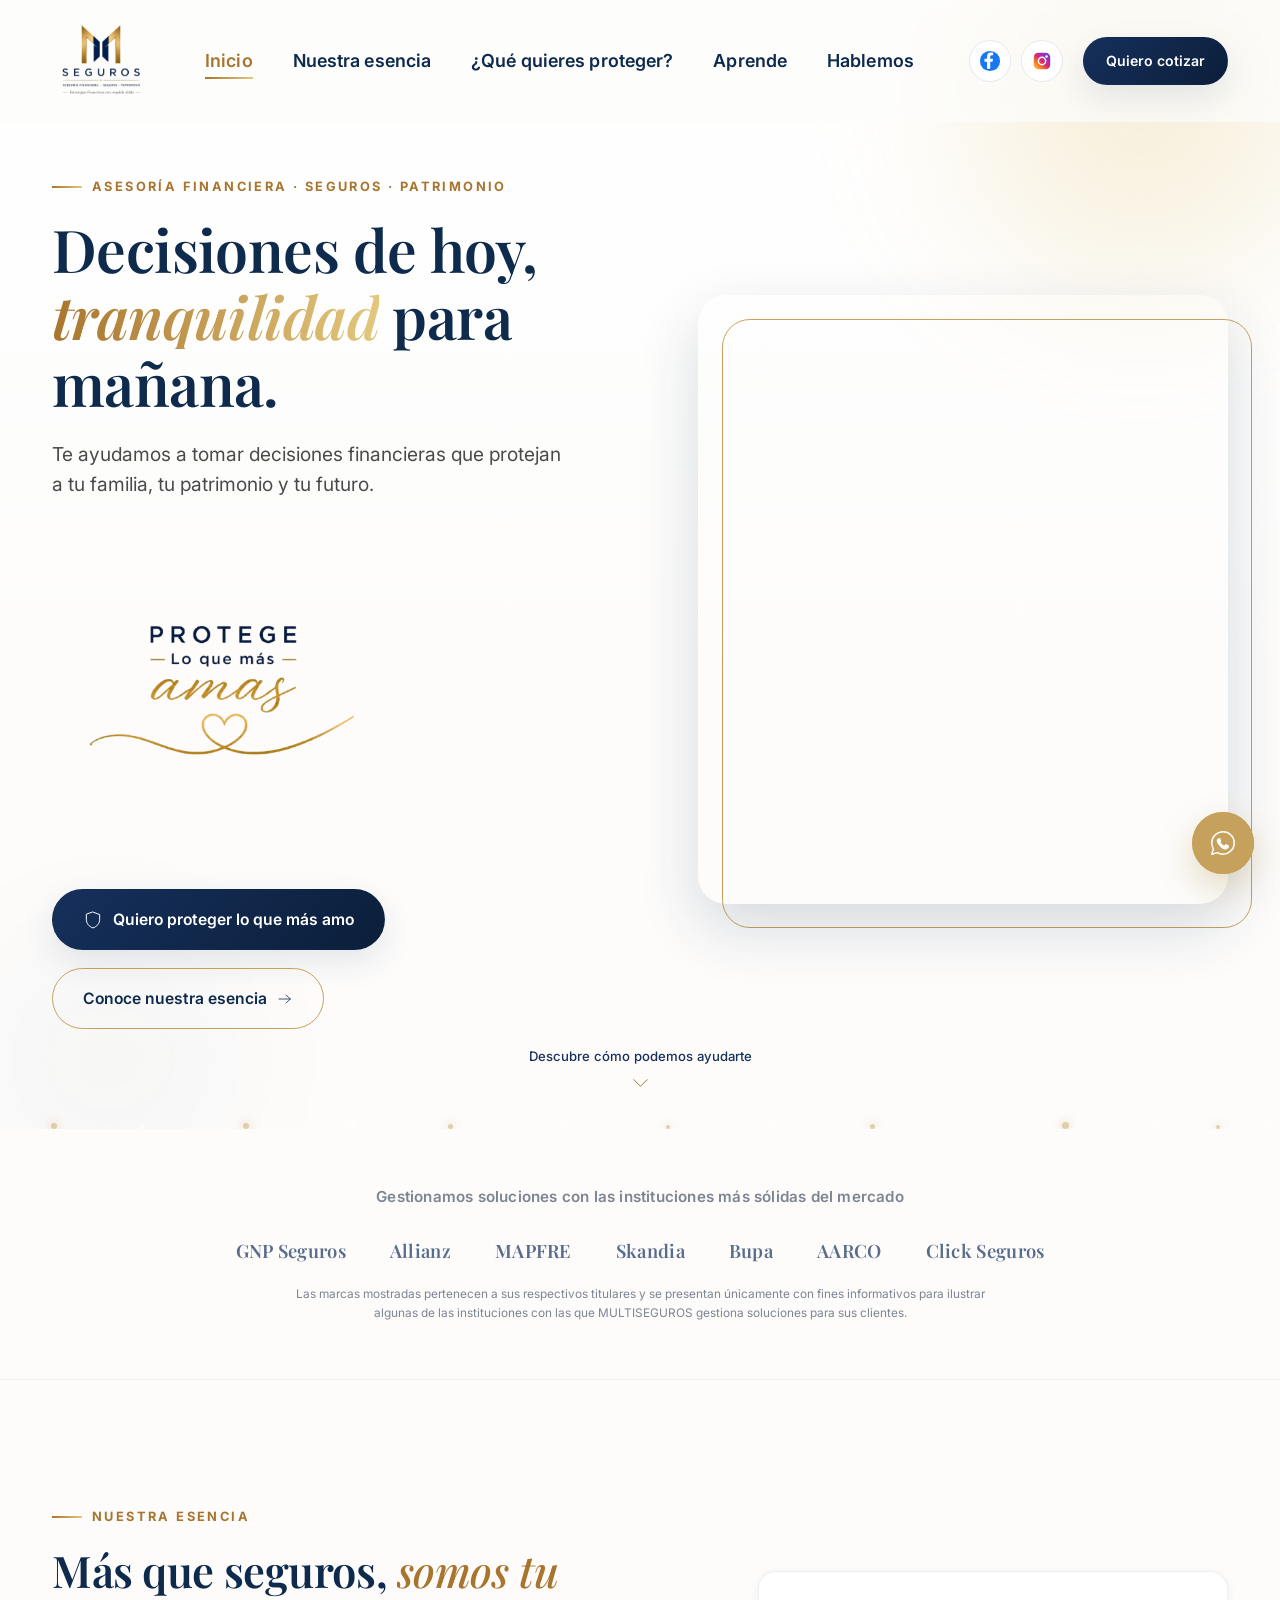
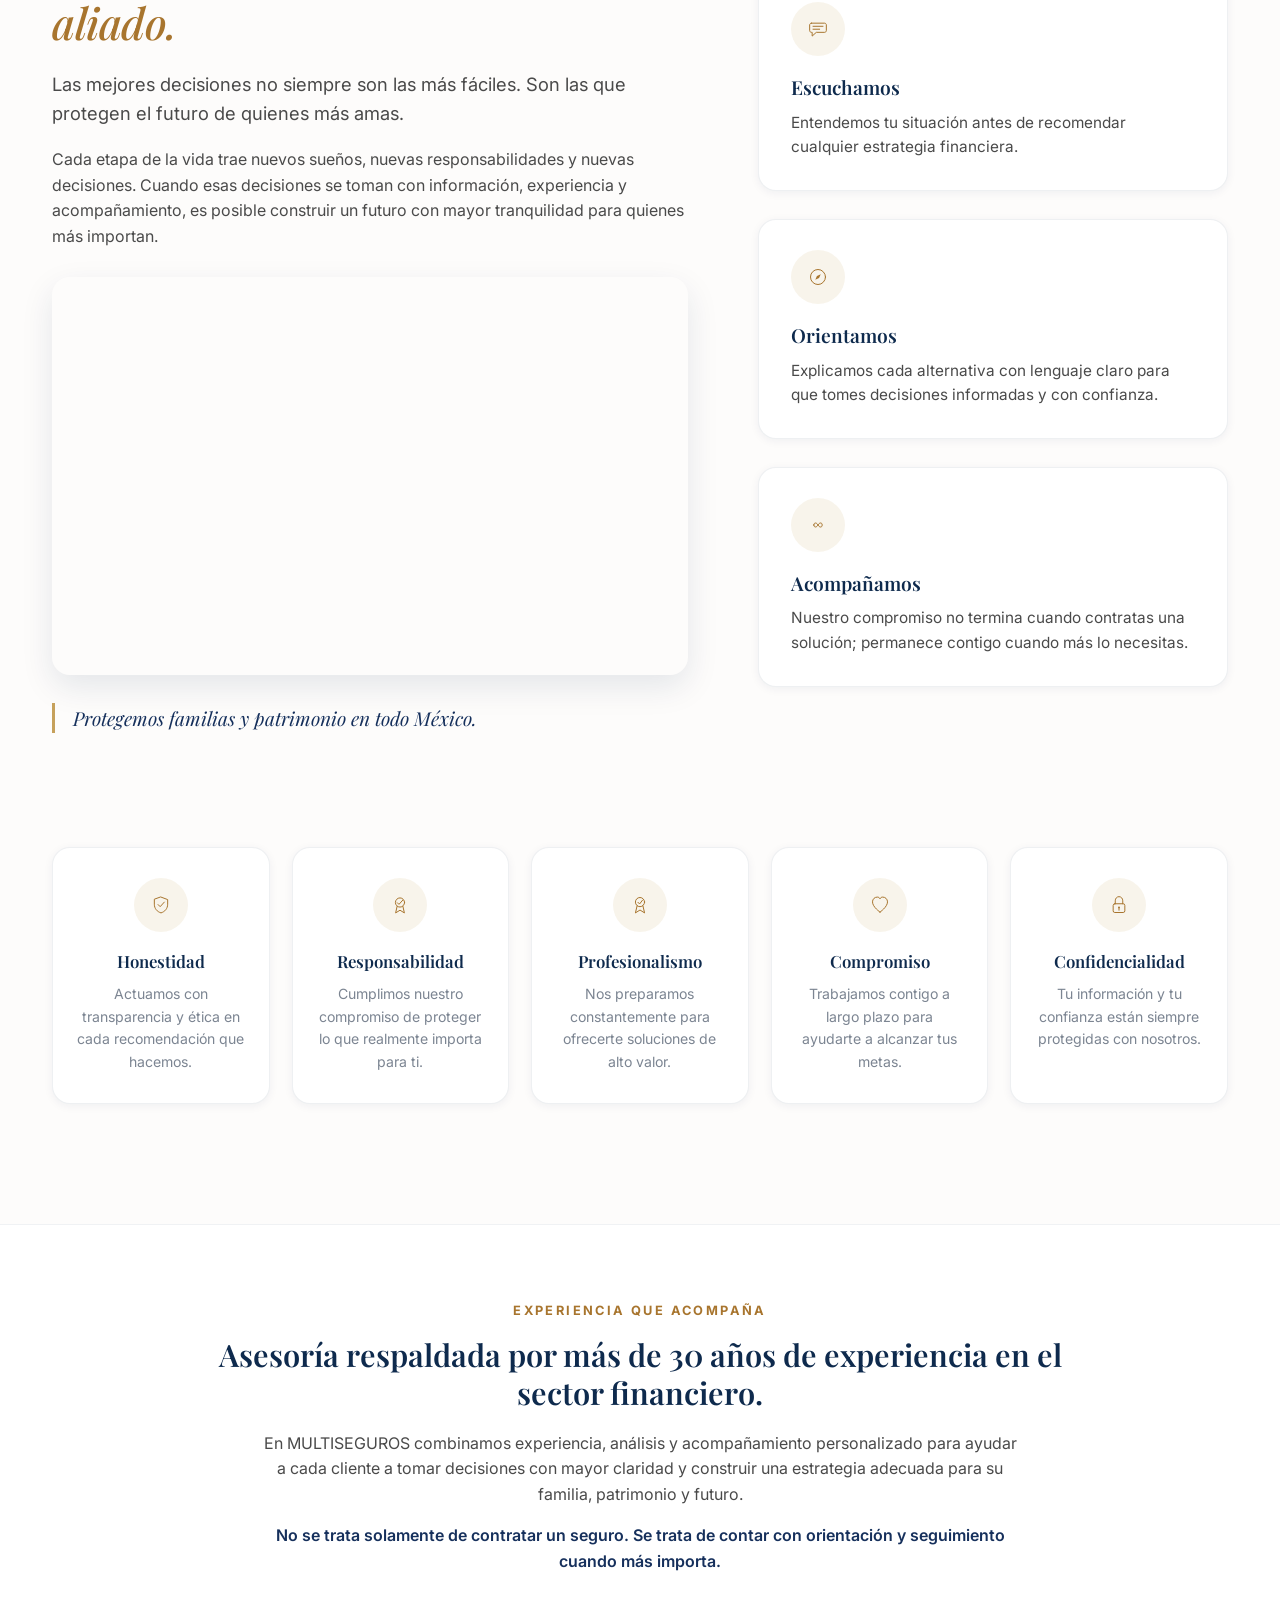
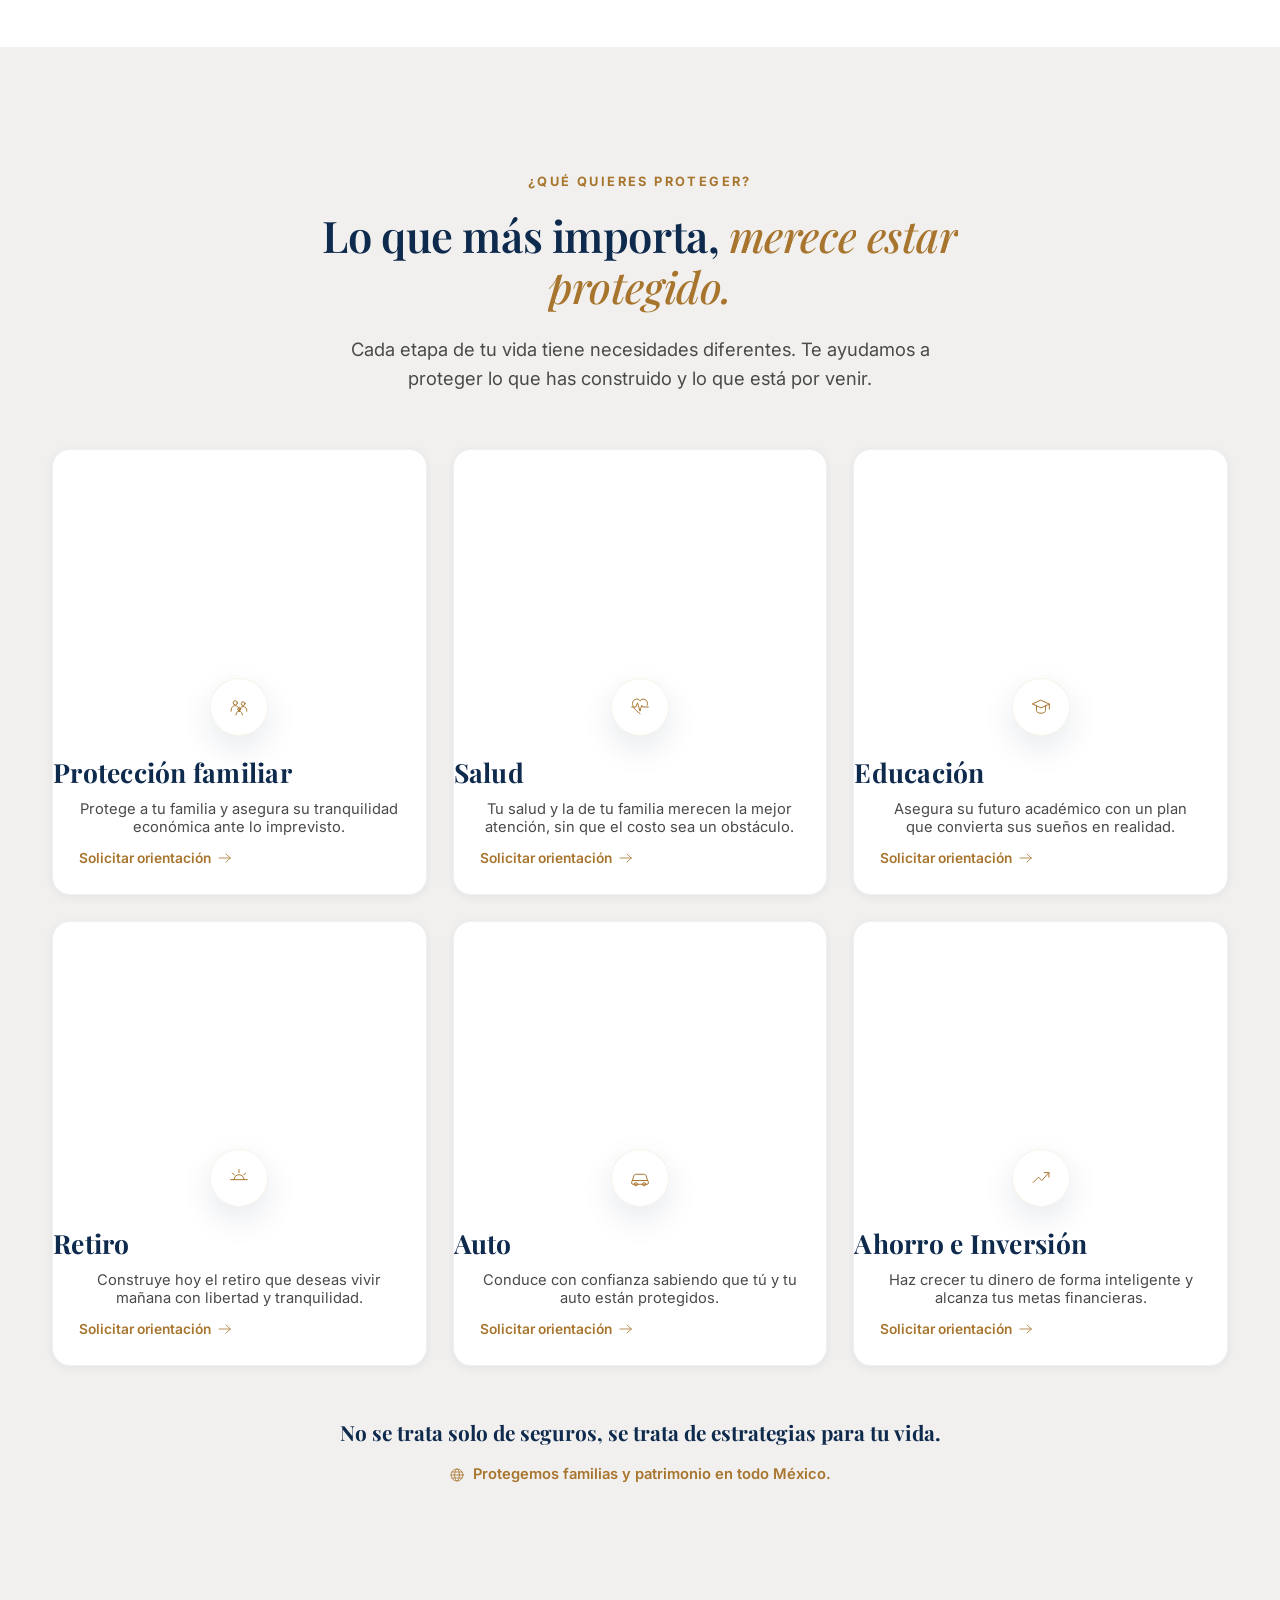
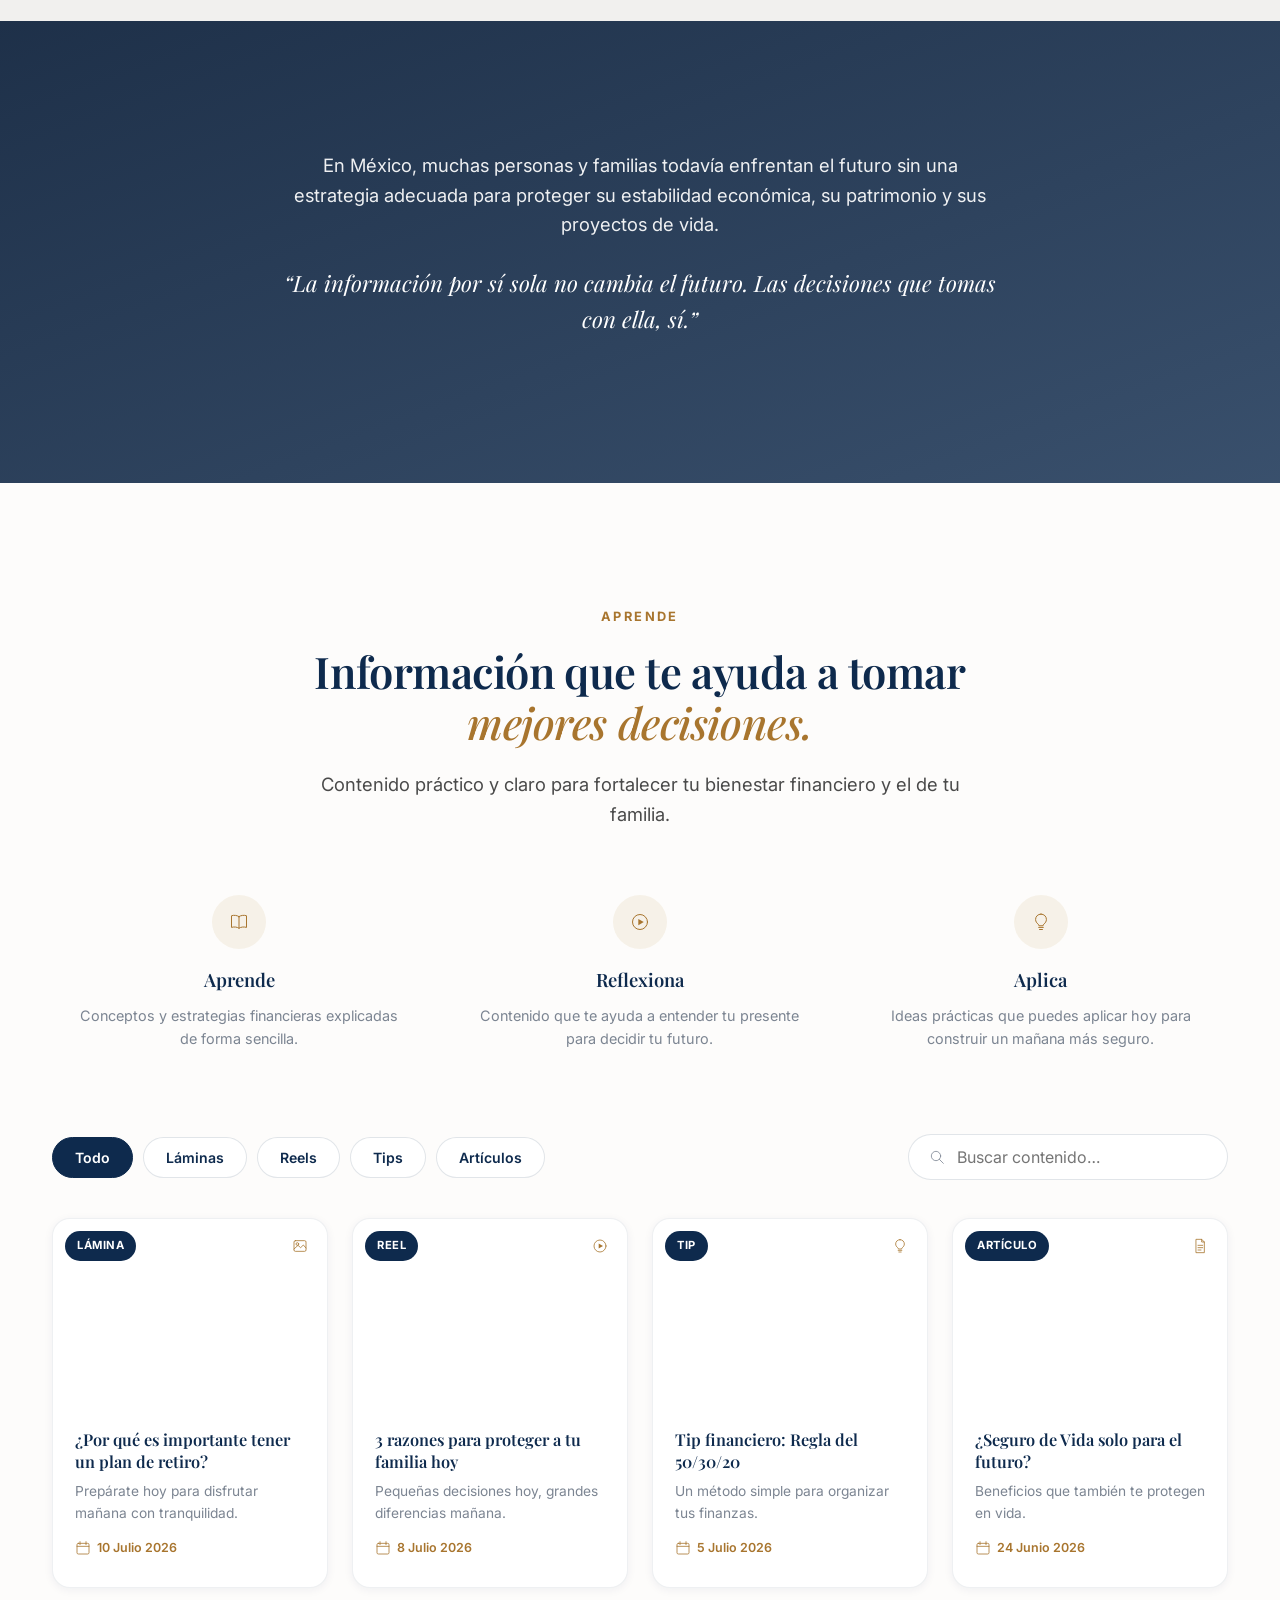
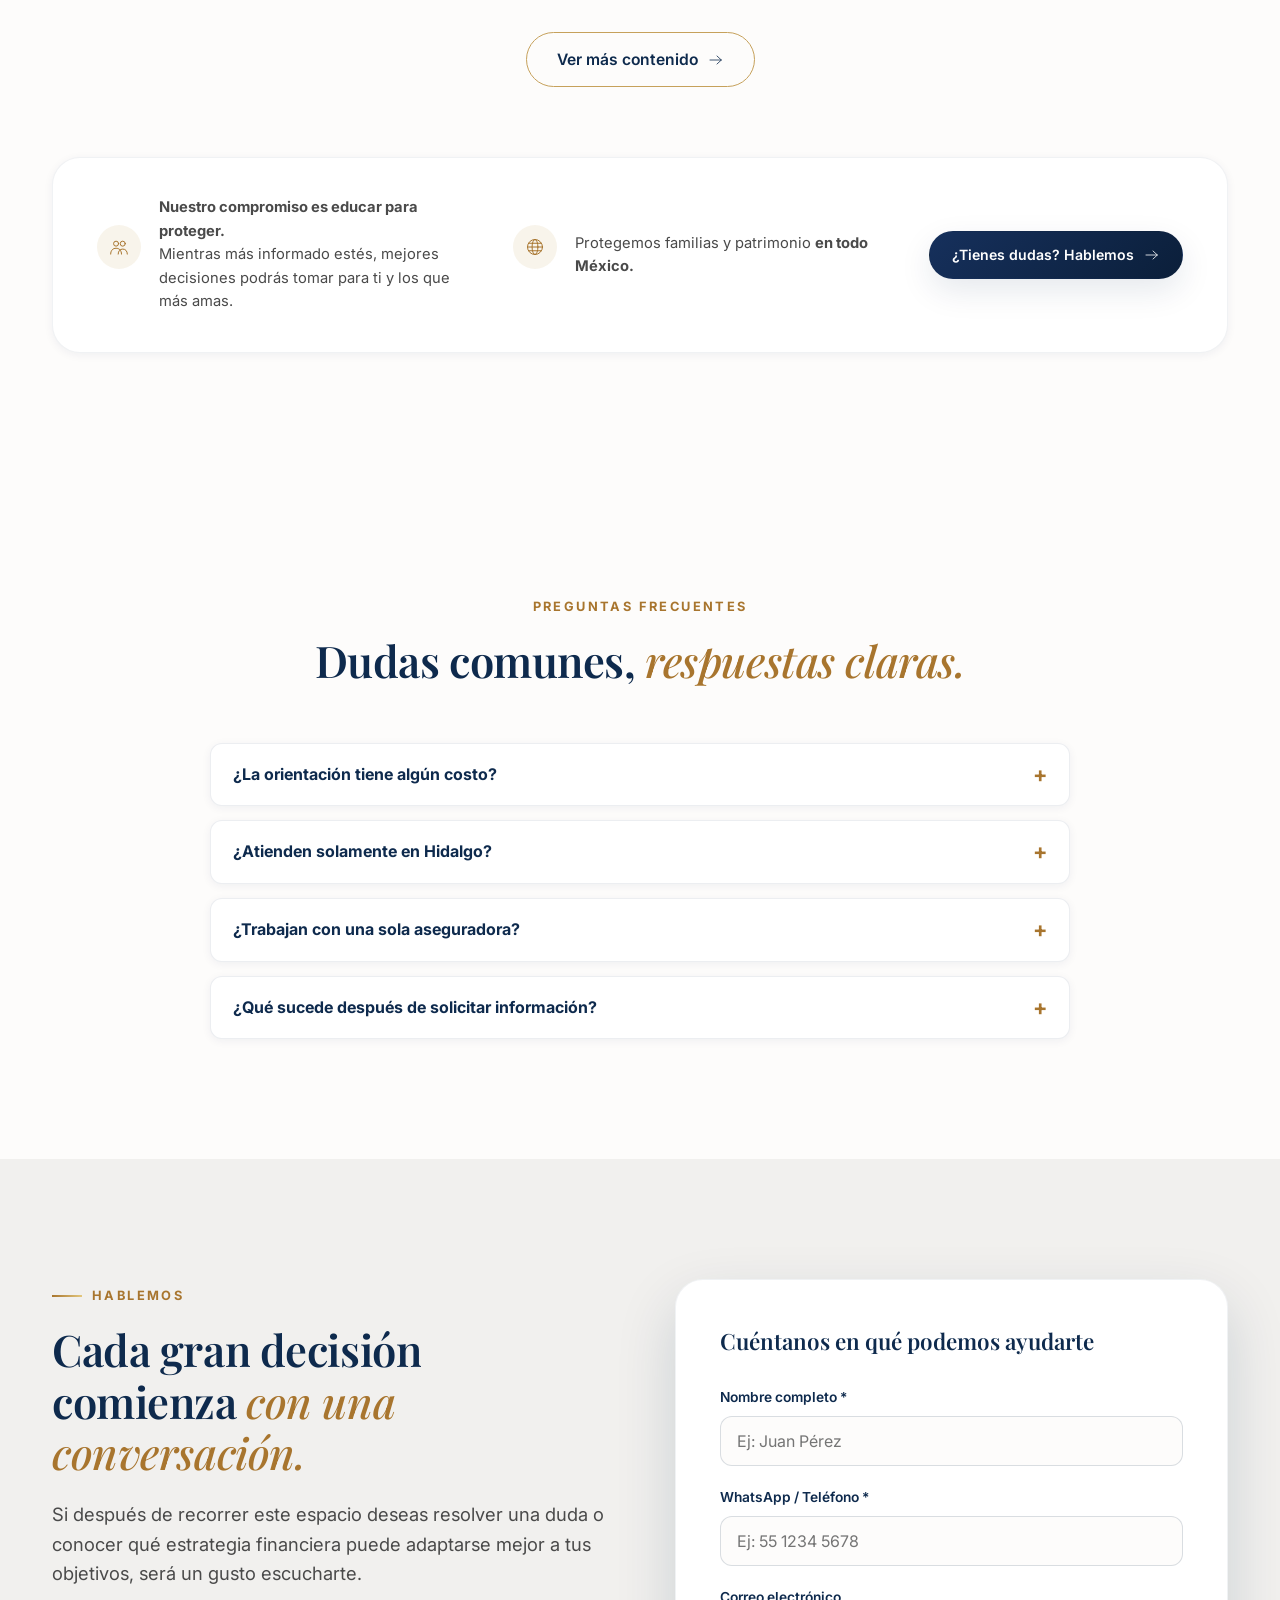
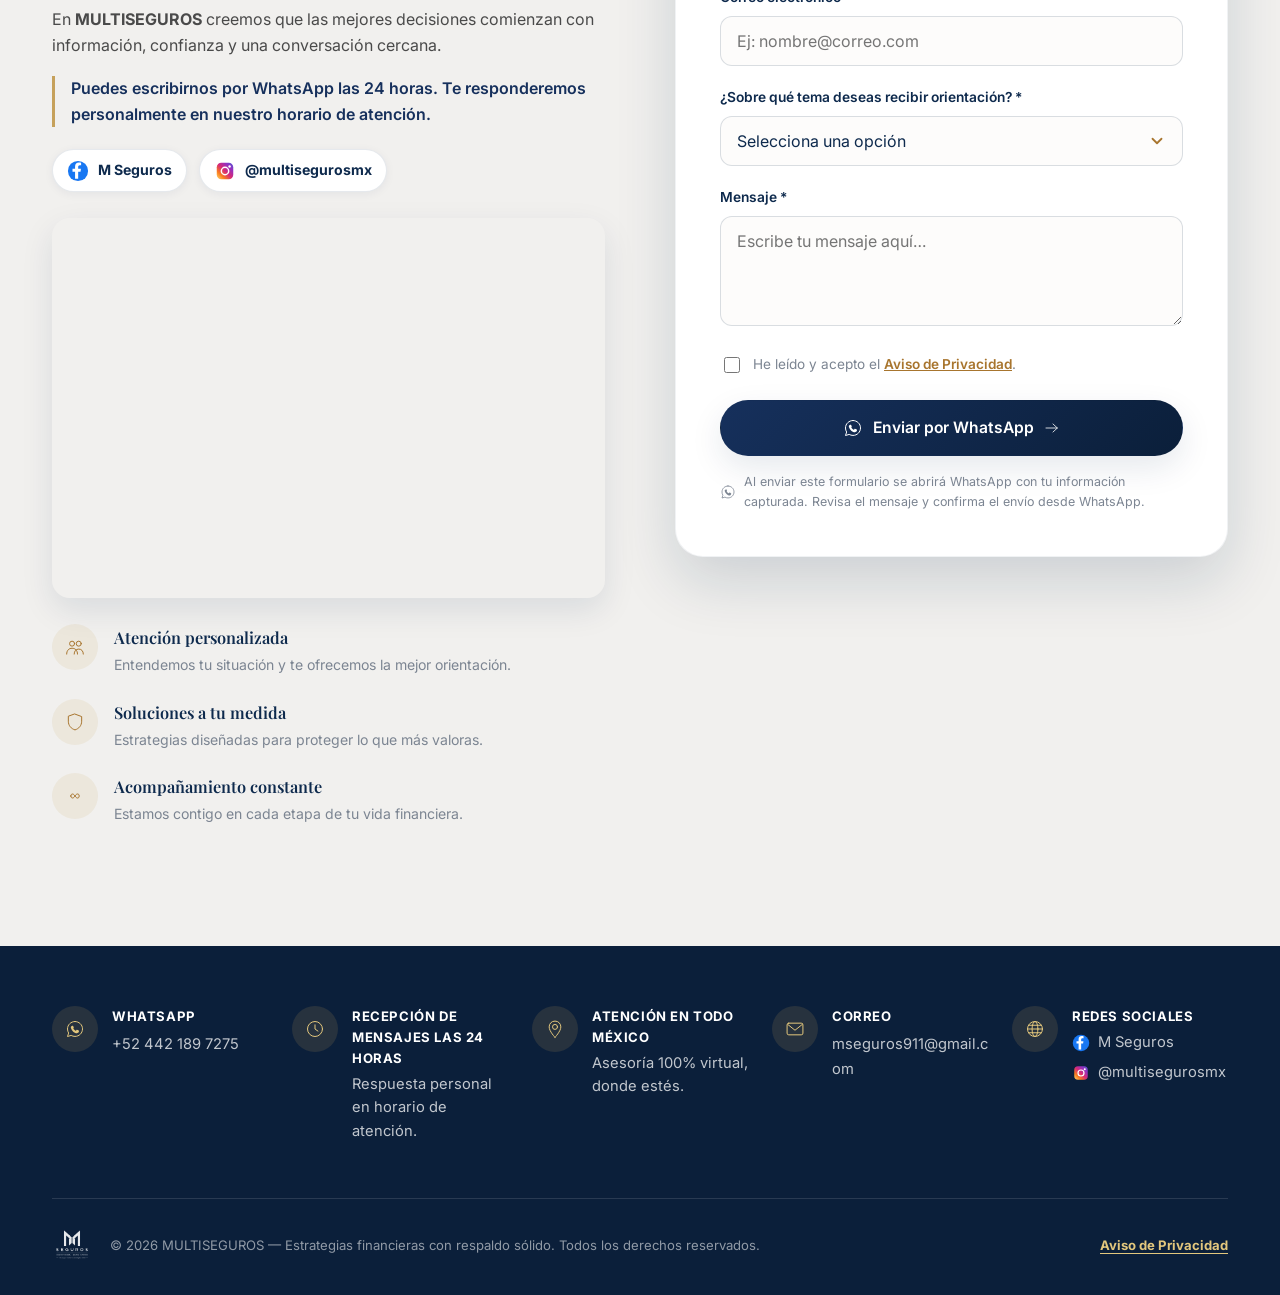
<file: index.html>
<!DOCTYPE html>
<html lang="es-MX">
<head>
<meta charset="UTF-8">
<meta name="viewport" content="width=device-width, initial-scale=1.0">
<title>MULTISEGUROS México | Seguros, Retiro y Planeación Financiera</title>
<meta name="description" content="Asesoría personalizada en seguros, retiro y planeación financiera. Ayudamos a personas, familias, profesionistas y empresas a proteger su patrimonio en todo México.">
<meta name="theme-color" content="#0E2A4D">
<link rel="canonical" href="https://segurosmseguros.vercel.app/">
<link rel="icon" type="image/png" href="assets/img/logo.png">
<link rel="apple-touch-icon" href="assets/img/logo.png">

<!-- Open Graph -->
<meta property="og:type" content="website">
<meta property="og:url" content="https://segurosmseguros.vercel.app/">
<meta property="og:site_name" content="MULTISEGUROS">
<meta property="og:title" content="MULTISEGUROS México | Seguros, Retiro y Planeación Financiera">
<meta property="og:description" content="Asesoría personalizada en seguros, retiro y planeación financiera para personas, familias, profesionistas y empresas en todo México.">
<meta property="og:image" content="https://segurosmseguros.vercel.app/assets/img/og-multiseguros.png">
<meta property="og:image:secure_url" content="https://segurosmseguros.vercel.app/assets/img/og-multiseguros.png">
<meta property="og:image:width" content="1200">
<meta property="og:image:height" content="630">
<meta property="og:image:alt" content="Logotipo oficial de MULTISEGUROS">
<meta property="og:locale" content="es_MX">
<meta name="twitter:card" content="summary_large_image">
<meta name="twitter:title" content="MULTISEGUROS México | Seguros, Retiro y Planeación Financiera">
<meta name="twitter:description" content="Asesoría personalizada para proteger tu patrimonio en todo México.">
<meta name="twitter:image" content="https://segurosmseguros.vercel.app/assets/img/og-multiseguros.png">

<link rel="preconnect" href="https://fonts.googleapis.com">
<link rel="preconnect" href="https://fonts.gstatic.com" crossorigin>
<link rel="preconnect" href="https://images.unsplash.com">
<link href="https://fonts.googleapis.com/css2?family=Playfair+Display:ital,wght@0,400;0,500;0,600;0,700;0,800;1,500;1,600&family=Inter:wght@400;500;600;700;800&family=Alex+Brush&display=swap" rel="stylesheet">

<link rel="stylesheet" href="assets/css/style.css">

<script type="application/ld+json">
{
  "@context": "https://schema.org",
  "@type": "InsuranceAgency",
  "name": "MULTISEGUROS",
  "description": "Asesoría financiera, seguros y protección patrimonial 100% virtual en todo México.",
  "slogan": "Estrategias financieras con respaldo sólido.",
  "email": "mseguros911@gmail.com",
  "telephone": "+524421897275",
  "areaServed": "MX",
  "openingHours": "Mo,Tu,We,Th,Fr 09:00-18:00",
  "url": "https://segurosmseguros.vercel.app/",
  "sameAs": [
    "https://www.facebook.com/61589880608771",
    "https://www.instagram.com/multisegurosmx/"
  ]
}
</script>
</head>
<body>

<a class="skip-link" href="#inicio">Saltar al contenido principal</a>

<!-- ================= SVG SPRITE ================= -->
<svg xmlns="http://www.w3.org/2000/svg" class="svg-sprite" aria-hidden="true" focusable="false">
<defs>
<symbol id="icon-shield" viewBox="0 0 48 48"><path d="M24 5 L40 11 V22 C40 33 33 40 24 43 C15 40 8 33 8 22 V11 Z"/></symbol>
<symbol id="icon-shield-check" viewBox="0 0 48 48"><path d="M24 5 L40 11 V22 C40 33 33 40 24 43 C15 40 8 33 8 22 V11 Z"/><path d="M17 23 L22 28 L32 17"/></symbol>
<symbol id="icon-arrow-right" viewBox="0 0 48 48"><path d="M6 24 H40 M27 12 L40 24 L27 36"/></symbol>
<symbol id="icon-whatsapp" viewBox="0 0 48 48"><path d="M24 6 C14 6 6 14 6 24 C6 27.6 7 30.9 8.7 33.7 L6 42 L14.8 39.4 C17.5 40.9 20.6 41.8 24 41.8 C34 41.8 42 33.8 42 23.8 C42 14 34 6 24 6 Z"/><path d="M16.6 16.9 C17.1 15.9 17.7 15.9 18.3 15.9 C18.7 15.9 19.1 15.9 19.5 16.8 C19.9 17.7 20.9 20.1 21 20.3 C21.1 20.5 21.2 20.8 21 21.1 C20.4 22.2 19.7 22.1 20.1 22.8 C21.6 25.4 23 26.8 25.5 28 C26 28.2 26.2 28.1 26.4 27.9 C26.7 27.6 27.6 26.5 27.9 26 C28.2 25.5 28.6 25.6 29.1 25.8 C29.6 26 32 27.2 32.5 27.5 C33 27.7 33.4 27.8 33.5 28.1 C33.7 28.4 33.7 29.7 33.1 31.2 C32.5 32.7 30 34.1 28.8 34.2 C27.6 34.4 27 34.5 24.6 33.5 C21.7 32.3 18.7 29.7 16.4 26.1 C14.9 23.8 14.2 22 14 20.6 C13.8 19 14.3 17.8 16.6 16.9 Z" fill="currentColor" stroke="none"/></symbol>
<symbol id="icon-menu" viewBox="0 0 48 48"><line x1="7" y1="14" x2="41" y2="14"/><line x1="7" y1="24" x2="41" y2="24"/><line x1="7" y1="34" x2="41" y2="34"/></symbol>
<symbol id="icon-close" viewBox="0 0 48 48"><line x1="12" y1="12" x2="36" y2="36"/><line x1="36" y1="12" x2="12" y2="36"/></symbol>
<symbol id="icon-chevron-down" viewBox="0 0 48 48"><path d="M8 16 L24 32 L40 16"/></symbol>
<symbol id="icon-family" viewBox="0 0 48 48"><circle cx="15" cy="14" r="5"/><path d="M5 34 C5 25 9 21 15 21 C21 21 25 25 25 34"/><circle cx="34" cy="16" r="4.5"/><path d="M25 34 C25 26.5 29 23 34 23 C39 23 43 26.5 43 34"/><circle cx="24.5" cy="29" r="3.6"/><path d="M17 43 C17 37 20.2 34.3 24.5 34.3 C28.8 34.3 32 37 32 43"/></symbol>
<symbol id="icon-heart-pulse" viewBox="0 0 48 48"><path d="M24 40 C10 30 6 22 6 15.5 C6 9 11 5 16.5 5 C20.5 5 23 7.5 24 10 C25 7.5 27.5 5 31.5 5 C37 5 42 9 42 15.5 C42 17 41.7 18.6 41.2 20"/><path d="M4 24 H14 L18 14 L24 34 L28 20 L31 24 H44"/></symbol>
<symbol id="icon-cap" viewBox="0 0 48 48"><path d="M24 8 L44 17 L24 26 L4 17 Z"/><path d="M13 21 V32 C13 36 18 39 24 39 C30 39 35 36 35 32 V21"/><path d="M44 17 V29"/></symbol>
<symbol id="icon-sunrise" viewBox="0 0 48 48"><path d="M12 28 A12 12 0 0 1 36 28"/><line x1="4" y1="28" x2="44" y2="28"/><line x1="24" y1="4" x2="24" y2="11"/><line x1="8" y1="12" x2="13" y2="17"/><line x1="40" y1="12" x2="35" y2="17"/></symbol>
<symbol id="icon-car" viewBox="0 0 48 48"><path d="M6 30 L9 19 C10 16 12 15 15 15 H33 C36 15 38 16 39 19 L42 30"/><rect x="4" y="30" width="40" height="9" rx="3"/><circle cx="14" cy="39" r="4"/><circle cx="34" cy="39" r="4"/></symbol>
<symbol id="icon-trending" viewBox="0 0 48 48"><path d="M5 35 L18 22 L26 30 L43 11"/><path d="M32 11 H43 V22"/></symbol>
<symbol id="icon-listen" viewBox="0 0 48 48"><path d="M8 10 H40 C42 10 44 12 44 14 V28 C44 30 42 32 40 32 H20 L10 41 V32 H8 C6 32 4 30 4 28 V14 C4 12 6 10 8 10 Z"/><line x1="12" y1="17.5" x2="36" y2="17.5"/><line x1="12" y1="24.5" x2="28" y2="24.5"/></symbol>
<symbol id="icon-compass" viewBox="0 0 48 48"><circle cx="24" cy="24" r="18"/><path d="M30.5 17.5 L21.5 21.5 L17.5 30.5 L26.5 26.5 Z" fill="currentColor" stroke="none"/></symbol>
<symbol id="icon-infinity" viewBox="0 0 48 48"><path d="M14 24 C14 17.5 20.5 17.5 24 24 C27.5 30.5 34 30.5 34 24 C34 17.5 27.5 17.5 24 24 C20.5 30.5 14 30.5 14 24 Z"/></symbol>
<symbol id="icon-badge" viewBox="0 0 48 48"><circle cx="24" cy="18" r="11"/><path d="M17.5 18.5 L21.5 22.5 L30.5 12.5"/><path d="M17 27.5 L13.5 43 L24 36.5 L34.5 43 L31 27.5"/></symbol>
<symbol id="icon-award" viewBox="0 0 48 48"><circle cx="24" cy="17" r="11"/><path d="M17 26 L13 43 L24 36 L35 43 L31 26"/><path d="M19 17.5 L23 21.5 L30 12.5"/></symbol>
<symbol id="icon-heart" viewBox="0 0 48 48"><path d="M24 41 C24 41 6 29 6 16.5 C6 9.5 11.5 5 17.5 5 C21 5 23.5 7 24 9.5 C24.5 7 27 5 30.5 5 C36.5 5 42 9.5 42 16.5 C42 29 24 41 24 41 Z"/></symbol>
<symbol id="icon-lock" viewBox="0 0 48 48"><rect x="10" y="21" width="28" height="21" rx="4"/><path d="M15 21 V14 C15 8 19 4 24 4 C29 4 33 8 33 14 V21"/><circle cx="24" cy="30" r="2.4" fill="currentColor" stroke="none"/><line x1="24" y1="32.5" x2="24" y2="36.5"/></symbol>
<symbol id="icon-book" viewBox="0 0 48 48"><path d="M24 11 C20 8 12 7 6 9 V37 C12 35 20 36 24 39 C28 36 36 35 42 37 V9 C36 7 28 8 24 11 Z"/><line x1="24" y1="11" x2="24" y2="39"/></symbol>
<symbol id="icon-play" viewBox="0 0 48 48"><circle cx="24" cy="24" r="18"/><path d="M20 16.5 L33 24 L20 31.5 Z" fill="currentColor" stroke="none"/></symbol>
<symbol id="icon-bulb" viewBox="0 0 48 48"><path d="M24 5 C16 5 11 11 11 18 C11 23 14 26.5 17 29 C18.5 30.2 19 31.5 19 33 H29 C29 31.5 29.5 30.2 31 29 C34 26.5 37 23 37 18 C37 11 32 5 24 5 Z"/><line x1="18.5" y1="37" x2="29.5" y2="37"/><line x1="20.5" y1="42" x2="27.5" y2="42"/></symbol>
<symbol id="icon-search" viewBox="0 0 48 48"><circle cx="21" cy="21" r="14"/><line x1="31" y1="31" x2="43" y2="43"/></symbol>
<symbol id="icon-calendar" viewBox="0 0 48 48"><rect x="6" y="10" width="36" height="32" rx="4"/><line x1="6" y1="19" x2="42" y2="19"/><line x1="15" y1="5" x2="15" y2="14"/><line x1="33" y1="5" x2="33" y2="14"/></symbol>
<symbol id="icon-clock" viewBox="0 0 48 48"><circle cx="24" cy="24" r="18"/><path d="M24 14 V24 L31 29"/></symbol>
<symbol id="icon-pin" viewBox="0 0 48 48"><path d="M24 44 C24 44 38 29.5 38 19 C38 11 32 5 24 5 C16 5 10 11 10 19 C10 29.5 24 44 24 44 Z"/><circle cx="24" cy="19" r="6"/></symbol>
<symbol id="icon-facebook" viewBox="0 0 48 48"><path d="M28 44 V26 H34 L35.5 18 H28 V13.5 C28 11 28.7 9.3 32.3 9.3 H36 V2.2 C35.3 2.1 33 2 30.3 2 C24.6 2 20.7 5.5 20.7 12.2 V18 H14 V26 H20.7 V44 Z" fill="currentColor" stroke="none"/></symbol>
<linearGradient id="instagram-gradient" x1="6" y1="42" x2="42" y2="6" gradientUnits="userSpaceOnUse">
  <stop offset="0" stop-color="#FEDA75"/>
  <stop offset=".25" stop-color="#FA7E1E"/>
  <stop offset=".5" stop-color="#D62976"/>
  <stop offset=".75" stop-color="#962FBF"/>
  <stop offset="1" stop-color="#4F5BD5"/>
</linearGradient>
<symbol id="icon-facebook-brand" viewBox="0 0 48 48"><circle cx="24" cy="24" r="22" fill="#1877F2" stroke="none"/><path d="M29.5 25.4 L30.5 19 H24.4 V14.8 C24.4 13.1 25.3 11.4 28 11.4 H30.8 V5.9 C30.8 5.9 28.3 5.5 25.9 5.5 C20.9 5.5 17.6 8.5 17.6 14 V19 H12 V25.4 H17.6 V41 H24.4 V25.4 Z" fill="#FFFFFF" stroke="none"/></symbol>
<symbol id="icon-instagram-brand" viewBox="0 0 48 48"><rect x="6" y="6" width="36" height="36" rx="10" fill="url(#instagram-gradient)" stroke="none"/><circle cx="24" cy="24" r="8" fill="none" stroke="#FFFFFF" stroke-width="3.2"/><circle cx="34" cy="14" r="2.7" fill="#FFFFFF" stroke="none"/></symbol>
<symbol id="icon-mail" viewBox="0 0 48 48"><rect x="5" y="10" width="38" height="28" rx="4"/><path d="M6.5 13 L24 27 L41.5 13"/></symbol>
<symbol id="icon-globe" viewBox="0 0 48 48"><circle cx="24" cy="24" r="18"/><ellipse cx="24" cy="24" rx="7" ry="18"/><line x1="6" y1="24" x2="42" y2="24"/><path d="M9 15 H39 M9 33 H39"/></symbol>
<symbol id="icon-image" viewBox="0 0 48 48"><rect x="6" y="8" width="36" height="32" rx="4"/><circle cx="16" cy="18" r="4"/><path d="M6 33 L18 22 L26 29 L34 21 L42 30"/></symbol>
<symbol id="icon-document" viewBox="0 0 48 48"><path d="M13 4 H29 L37 12 V44 H13 Z"/><path d="M29 4 V12 H37"/><line x1="18" y1="22" x2="32" y2="22"/><line x1="18" y1="29" x2="32" y2="29"/><line x1="18" y1="36" x2="27" y2="36"/></symbol>
<symbol id="icon-check" viewBox="0 0 48 48"><circle cx="24" cy="24" r="20"/><path d="M14 25 L21 32 L34 17"/></symbol>
<symbol id="icon-users" viewBox="0 0 48 48"><circle cx="17" cy="16" r="6"/><circle cx="33" cy="16" r="6"/><path d="M4 41 C4 32 9.5 27 17 27 C24.5 27 30 32 30 41"/><path d="M22 41 C22 33.5 26.5 29 33 29 C39.5 29 44 33.5 44 41"/></symbol>
</defs>
</svg>

<!-- ================= LOADING SCREEN ================= -->
<div id="loading-screen" role="status" aria-live="polite" aria-label="Cargando MULTISEGUROS">
  <div class="loader">
    <svg class="loader-ring" viewBox="0 0 120 120">
      <defs>
        <linearGradient id="loaderRingGradient" x1="0%" y1="0%" x2="100%" y2="100%">
          <stop offset="0%" stop-color="#A8752E"/>
          <stop offset="50%" stop-color="#E3C77D"/>
          <stop offset="100%" stop-color="#C6A15B"/>
        </linearGradient>
      </defs>
      <circle cx="60" cy="60" r="52"/>
    </svg>
    <img src="assets/img/logo.png" alt="" class="loader-logo">
  </div>
</div>

<!-- ================= HEADER / NAV ================= -->
<header class="site-header" id="siteHeader">
  <div class="container header-inner">
    <a href="#inicio" class="brand" aria-label="MULTISEGUROS — Inicio">
      <img src="assets/img/logo.png" alt="MULTISEGUROS — Asesoría Financiera, Seguros y Patrimonio" class="brand-logo">
    </a>

    <nav class="main-nav" id="mainNav" aria-label="Navegación principal">
      <ul>
        <li><a href="#inicio" class="nav-link active" data-nav>Inicio</a></li>
        <li><a href="#esencia" class="nav-link" data-nav>Nuestra esencia</a></li>
        <li><a href="#proteger" class="nav-link" data-nav>¿Qué quieres proteger?</a></li>
        <li><a href="#aprende" class="nav-link" data-nav>Aprende</a></li>
        <li><a href="#hablemos" class="nav-link" data-nav>Hablemos</a></li>
      </ul>
    </nav>

    <div class="header-actions">
      <div class="social-icons">
        <a href="https://www.facebook.com/61589880608771" class="social-btn social-btn--brand" aria-label="MULTISEGUROS en Facebook" target="_blank" rel="noopener noreferrer">
          <svg class="icon icon-sm"><use href="#icon-facebook-brand"/></svg>
        </a>
        <a href="https://www.instagram.com/multisegurosmx/" class="social-btn social-btn--brand" aria-label="MULTISEGUROS en Instagram" target="_blank" rel="noopener noreferrer">
          <svg class="icon icon-sm"><use href="#icon-instagram-brand"/></svg>
        </a>
      </div>

      <a href="#hablemos" class="btn btn-primary btn-sm nav-cta" data-nav>Quiero cotizar</a>

      <button class="menu-toggle" id="menuToggle" aria-label="Abrir menú de navegación" aria-expanded="false" aria-controls="mainNav">
        <svg class="icon icon-open"><use href="#icon-menu"/></svg>
        <svg class="icon icon-close"><use href="#icon-close"/></svg>
      </button>
    </div>
  </div>
</header>

<main id="main-content">

  <!-- ================= HERO ================= -->
  <section class="hero" id="inicio">
    <div class="hero-bg-fx" aria-hidden="true">
      <span class="blob blob-1"></span>
      <span class="blob blob-2"></span>
      <div class="particles">
        <span class="p-gold"></span><span class="p-white"></span><span class="p-gold"></span><span class="p-white"></span><span class="p-gold"></span><span class="p-white"></span><span class="p-gold"></span><span class="p-white"></span><span class="p-gold"></span><span class="p-white"></span><span class="p-gold"></span><span class="p-white"></span><span class="p-gold"></span><span class="p-white"></span>
      </div>
    </div>

    <div class="container hero-grid">
      <div class="hero-copy">
        <p class="eyebrow reveal">Asesoría financiera · Seguros · Patrimonio</p>
        <h1 class="hero-title split-title reveal">
          <span class="split-line"><span style="--i:0">Decisiones</span></span> <span class="split-line"><span style="--i:1">de</span></span> <span class="split-line"><span style="--i:2">hoy,</span></span><br>
          <span class="cycle-word-line"><span id="cycleWord" class="cycle-word">tranquilidad</span></span>
          <span class="split-line"><span style="--i:3">para</span></span> <span class="split-line"><span style="--i:4">mañana.</span></span>
        </h1>
        <p class="hero-subtext reveal">Te ayudamos a tomar decisiones financieras que protejan a tu familia, tu patrimonio y tu futuro.</p>

        <img src="assets/img/firma-protege.png" alt="Firma institucional MULTISEGUROS: Protege lo que más amas" class="hero-firma reveal">

        <div class="hero-actions reveal">
          <a href="#hablemos" class="btn btn-primary" data-nav>
            <svg class="icon"><use href="#icon-shield"/></svg>
            Quiero proteger lo que más amo
          </a>
          <a href="#esencia" class="btn btn-outline" data-nav>
            Conoce nuestra esencia
            <svg class="icon icon-sm"><use href="#icon-arrow-right"/></svg>
          </a>
        </div>
      </div>

      <div class="hero-media reveal">
        <div class="hero-photo parallax-img" style="background-image:url('https://images.unsplash.com/photo-1758687126864-96b61e1b3af0?q=80&amp;w=1400&amp;auto=format&amp;fit=crop');" role="img" aria-label="Familia mexicana feliz y protegida en la sala de su hogar, representando tranquilidad financiera"></div>
        <div class="hero-photo-frame"></div>
      </div>
    </div>

    <a href="#esencia" class="scroll-cue" data-nav aria-label="Desplázate para descubrir más">
      <span>Descubre cómo podemos ayudarte</span>
      <svg class="icon"><use href="#icon-chevron-down"/></svg>
    </a>
  </section>

  <!-- ================= TRUST / ALIADOS STRIP ================= -->
  <section class="trust-strip reveal" aria-labelledby="aliados-title">
    <div class="container">
      <p id="aliados-title" class="trust-title">Gestionamos soluciones con las instituciones más sólidas del mercado</p>
      <ul class="trust-logos">
        <li>GNP Seguros</li>
        <li>Allianz</li>
        <li>MAPFRE</li>
        <li>Skandia</li>
        <li>Bupa</li>
        <li>AARCO</li>
        <li>Click Seguros</li>
      </ul>
      <p class="trust-disclaimer">Las marcas mostradas pertenecen a sus respectivos titulares y se presentan únicamente con fines informativos para ilustrar algunas de las instituciones con las que MULTISEGUROS gestiona soluciones para sus clientes.</p>
    </div>
  </section>

  <!-- ================= NUESTRA ESENCIA ================= -->
  <section class="section" id="esencia">
    <div class="container">
      <div class="esencia-grid">
        <div class="esencia-copy">
          <p class="eyebrow reveal">Nuestra esencia</p>
          <h2 class="section-title split-title reveal"><span class="split-line"><span style="--i:0">Más</span></span> <span class="split-line"><span style="--i:1">que</span></span> <span class="split-line"><span style="--i:2">seguros,</span></span> <em><span class="split-line"><span style="--i:3">somos</span></span> <span class="split-line"><span style="--i:4">tu</span></span> <span class="split-line"><span style="--i:5">aliado.</span></span></em></h2>
          <p class="section-lead reveal">Las mejores decisiones no siempre son las más fáciles. Son las que protegen el futuro de quienes más amas.</p>
          <p class="reveal">Cada etapa de la vida trae nuevos sueños, nuevas responsabilidades y nuevas decisiones. Cuando esas decisiones se toman con información, experiencia y acompañamiento, es posible construir un futuro con mayor tranquilidad para quienes más importan.</p>

          <div class="esencia-photo parallax-img reveal" style="background-image:url('https://images.unsplash.com/photo-1758518731462-d091b0b4ed0d?q=80&amp;w=1200&amp;auto=format&amp;fit=crop');" role="img" aria-label="Asesor financiero de MULTISEGUROS explicando una estrategia a una pareja de clientes en una oficina luminosa"></div>

          <blockquote class="reveal">Protegemos familias y patrimonio en todo México.</blockquote>
        </div>

        <div class="esencia-pillars">
          <div class="pillar-card reveal">
            <span class="pillar-icon"><svg class="icon"><use href="#icon-listen"/></svg></span>
            <h3>Escuchamos</h3>
            <p>Entendemos tu situación antes de recomendar cualquier estrategia financiera.</p>
          </div>
          <div class="pillar-card reveal">
            <span class="pillar-icon"><svg class="icon"><use href="#icon-compass"/></svg></span>
            <h3>Orientamos</h3>
            <p>Explicamos cada alternativa con lenguaje claro para que tomes decisiones informadas y con confianza.</p>
          </div>
          <div class="pillar-card reveal">
            <span class="pillar-icon"><svg class="icon"><use href="#icon-infinity"/></svg></span>
            <h3>Acompañamos</h3>
            <p>Nuestro compromiso no termina cuando contratas una solución; permanece contigo cuando más lo necesitas.</p>
          </div>
        </div>
      </div>

      <div class="values-grid">
        <div class="value-card reveal">
          <span class="value-icon"><svg class="icon"><use href="#icon-shield-check"/></svg></span>
          <h4>Honestidad</h4>
          <p>Actuamos con transparencia y ética en cada recomendación que hacemos.</p>
        </div>
        <div class="value-card reveal">
          <span class="value-icon"><svg class="icon"><use href="#icon-badge"/></svg></span>
          <h4>Responsabilidad</h4>
          <p>Cumplimos nuestro compromiso de proteger lo que realmente importa para ti.</p>
        </div>
        <div class="value-card reveal">
          <span class="value-icon"><svg class="icon"><use href="#icon-award"/></svg></span>
          <h4>Profesionalismo</h4>
          <p>Nos preparamos constantemente para ofrecerte soluciones de alto valor.</p>
        </div>
        <div class="value-card reveal">
          <span class="value-icon"><svg class="icon"><use href="#icon-heart"/></svg></span>
          <h4>Compromiso</h4>
          <p>Trabajamos contigo a largo plazo para ayudarte a alcanzar tus metas.</p>
        </div>
        <div class="value-card reveal">
          <span class="value-icon"><svg class="icon"><use href="#icon-lock"/></svg></span>
          <h4>Confidencialidad</h4>
          <p>Tu información y tu confianza están siempre protegidas con nosotros.</p>
        </div>
      </div>
    </div>
  </section>

  <!-- ================= EXPERIENCIA ================= -->
  <section class="experience-band reveal" aria-labelledby="experiencia-title">
    <div class="container">
      <div class="experience-inner">
        <p class="eyebrow">Experiencia que acompaña</p>
        <h2 id="experiencia-title">Asesoría respaldada por más de 30 años de experiencia en el sector financiero.</h2>
        <p>En MULTISEGUROS combinamos experiencia, análisis y acompañamiento personalizado para ayudar a cada cliente a tomar decisiones con mayor claridad y construir una estrategia adecuada para su familia, patrimonio y futuro.</p>
        <p>No se trata solamente de contratar un seguro. Se trata de contar con orientación y seguimiento cuando más importa.</p>
      </div>
    </div>
  </section>

  <!-- ================= QUÉ QUIERES PROTEGER ================= -->
  <section class="section section-alt" id="proteger">
    <div class="container">
      <div class="section-head">
        <p class="eyebrow reveal">¿Qué quieres proteger?</p>
        <h2 class="section-title split-title reveal"><span class="split-line"><span style="--i:0">Lo</span></span> <span class="split-line"><span style="--i:1">que</span></span> <span class="split-line"><span style="--i:2">más</span></span> <span class="split-line"><span style="--i:3">importa,</span></span> <em><span class="split-line"><span style="--i:4">merece</span></span> <span class="split-line"><span style="--i:5">estar</span></span> <span class="split-line"><span style="--i:6">protegido.</span></span></em></h2>
        <p class="section-lead reveal">Cada etapa de tu vida tiene necesidades diferentes. Te ayudamos a proteger lo que has construido y lo que está por venir.</p>
      </div>

      <div class="protect-grid">

        <button class="protect-card reveal" data-topic="vida" type="button">
          <div class="protect-photo" style="background-image:url('https://images.unsplash.com/photo-1752652011858-302f08a6dc9f?q=80&amp;w=800&amp;auto=format&amp;fit=crop');" role="img" aria-label="Madre e hija abrazándose con cariño, protección de vida familiar"></div>
          <span class="protect-icon"><svg class="icon"><use href="#icon-family"/></svg></span>
          <h3>Protección familiar</h3>
          <p>Protege a tu familia y asegura su tranquilidad económica ante lo imprevisto.</p>
          <span class="protect-link">Solicitar orientación <svg class="icon icon-sm"><use href="#icon-arrow-right"/></svg></span>
        </button>

        <button class="protect-card reveal" data-topic="gastos-medicos" type="button">
          <div class="protect-photo" style="background-image:url('https://images.unsplash.com/photo-1758691462268-fbe66c4f3e28?q=80&amp;w=800&amp;auto=format&amp;fit=crop');" role="img" aria-label="Médico revisando con estetoscopio, seguro de gastos médicos mayores"></div>
          <span class="protect-icon"><svg class="icon"><use href="#icon-heart-pulse"/></svg></span>
          <h3>Salud</h3>
          <p>Tu salud y la de tu familia merecen la mejor atención, sin que el costo sea un obstáculo.</p>
          <span class="protect-link">Solicitar orientación <svg class="icon icon-sm"><use href="#icon-arrow-right"/></svg></span>
        </button>

        <button class="protect-card reveal" data-topic="educacion" type="button">
          <div class="protect-photo" style="background-image:url('https://images.unsplash.com/photo-1758687126375-e2c1683219e9?q=80&amp;w=800&amp;auto=format&amp;fit=crop');" role="img" aria-label="Padre e hijo estudiando juntos en casa, plan de ahorro para la educación"></div>
          <span class="protect-icon"><svg class="icon"><use href="#icon-cap"/></svg></span>
          <h3>Educación</h3>
          <p>Asegura su futuro académico con un plan que convierta sus sueños en realidad.</p>
          <span class="protect-link">Solicitar orientación <svg class="icon icon-sm"><use href="#icon-arrow-right"/></svg></span>
        </button>

        <button class="protect-card reveal" data-topic="retiro" type="button">
          <div class="protect-photo" style="background-image:url('https://images.unsplash.com/photo-1761839257647-df30867afd54?q=80&amp;w=800&amp;auto=format&amp;fit=crop');" role="img" aria-label="Pareja de adultos mayores disfrutando el aire libre, plan personal de retiro"></div>
          <span class="protect-icon"><svg class="icon"><use href="#icon-sunrise"/></svg></span>
          <h3>Retiro</h3>
          <p>Construye hoy el retiro que deseas vivir mañana con libertad y tranquilidad.</p>
          <span class="protect-link">Solicitar orientación <svg class="icon icon-sm"><use href="#icon-arrow-right"/></svg></span>
        </button>

        <button class="protect-card reveal" data-topic="auto" type="button">
          <div class="protect-photo" style="background-image:url('https://images.unsplash.com/photo-1732624697647-524a65316cdf?q=80&amp;w=800&amp;auto=format&amp;fit=crop');" role="img" aria-label="Automóvil circulando al atardecer en carretera, seguro de auto"></div>
          <span class="protect-icon"><svg class="icon"><use href="#icon-car"/></svg></span>
          <h3>Auto</h3>
          <p>Conduce con confianza sabiendo que tú y tu auto están protegidos.</p>
          <span class="protect-link">Solicitar orientación <svg class="icon icon-sm"><use href="#icon-arrow-right"/></svg></span>
        </button>

        <button class="protect-card reveal" data-topic="ahorro-inversion" type="button">
          <div class="protect-photo" style="background-image:url('https://images.unsplash.com/photo-1633158829875-e5316a358c6f?q=80&amp;w=800&amp;auto=format&amp;fit=crop');" role="img" aria-label="Frasco de monedas con una planta creciendo, plan de ahorro e inversión"></div>
          <span class="protect-icon"><svg class="icon"><use href="#icon-trending"/></svg></span>
          <h3>Ahorro e Inversión</h3>
          <p>Haz crecer tu dinero de forma inteligente y alcanza tus metas financieras.</p>
          <span class="protect-link">Solicitar orientación <svg class="icon icon-sm"><use href="#icon-arrow-right"/></svg></span>
        </button>

      </div>

      <div class="protect-footer reveal">
        <p class="protect-closing"><strong>No se trata solo de seguros, se trata de estrategias para tu vida.</strong></p>
        <p class="protect-coverage"><svg class="icon icon-sm"><use href="#icon-globe"/></svg> Protegemos familias y patrimonio en todo México.</p>
      </div>
    </div>
  </section>

  <!-- ================= STATS / PARALLAX BANNER ================= -->
  <section class="stats-banner parallax-img reveal" style="background-image:url('https://images.unsplash.com/photo-1709216461598-018ae6307dc0?q=80&amp;w=1600&amp;auto=format&amp;fit=crop');">
    <div class="stats-overlay"></div>
    <div class="container stats-content">
      <p class="stats-text">En México, muchas personas y familias todavía enfrentan el futuro sin una estrategia adecuada para proteger su estabilidad económica, su patrimonio y sus proyectos de vida.</p>
      <p class="stats-quote">&ldquo;La información por sí sola no cambia el futuro. Las decisiones que tomas con ella, sí.&rdquo;</p>
    </div>
  </section>

  <!-- ================= APRENDE ================= -->
  <section class="section" id="aprende">
    <div class="container">
      <div class="section-head">
        <p class="eyebrow reveal">Aprende</p>
        <h2 class="section-title split-title reveal"><span class="split-line"><span style="--i:0">Información</span></span> <span class="split-line"><span style="--i:1">que</span></span> <span class="split-line"><span style="--i:2">te</span></span> <span class="split-line"><span style="--i:3">ayuda</span></span> <span class="split-line"><span style="--i:4">a</span></span> <span class="split-line"><span style="--i:5">tomar</span></span> <em><span class="split-line"><span style="--i:6">mejores</span></span> <span class="split-line"><span style="--i:7">decisiones.</span></span></em></h2>
        <p class="section-lead reveal">Contenido práctico y claro para fortalecer tu bienestar financiero y el de tu familia.</p>
      </div>

      <div class="learn-pillars reveal">
        <div class="learn-pillar">
          <span class="pillar-icon"><svg class="icon"><use href="#icon-book"/></svg></span>
          <h3>Aprende</h3>
          <p>Conceptos y estrategias financieras explicadas de forma sencilla.</p>
        </div>
        <div class="learn-pillar">
          <span class="pillar-icon"><svg class="icon"><use href="#icon-play"/></svg></span>
          <h3>Reflexiona</h3>
          <p>Contenido que te ayuda a entender tu presente para decidir tu futuro.</p>
        </div>
        <div class="learn-pillar">
          <span class="pillar-icon"><svg class="icon"><use href="#icon-bulb"/></svg></span>
          <h3>Aplica</h3>
          <p>Ideas prácticas que puedes aplicar hoy para construir un mañana más seguro.</p>
        </div>
      </div>

      <div class="learn-toolbar reveal">
        <div class="learn-filters" role="tablist" aria-label="Filtrar contenido por categoría">
          <button class="filter-btn active" data-filter="todo" type="button" role="tab" aria-selected="true">Todo</button>
          <button class="filter-btn" data-filter="lamina" type="button" role="tab" aria-selected="false">Láminas</button>
          <button class="filter-btn" data-filter="reel" type="button" role="tab" aria-selected="false">Reels</button>
          <button class="filter-btn" data-filter="tip" type="button" role="tab" aria-selected="false">Tips</button>
          <button class="filter-btn" data-filter="articulo" type="button" role="tab" aria-selected="false">Artículos</button>
        </div>
        <div class="learn-search">
          <svg class="icon icon-sm"><use href="#icon-search"/></svg>
          <input type="search" id="learnSearch" placeholder="Buscar contenido…" aria-label="Buscar contenido">
        </div>
      </div>

      <div class="learn-grid" id="learnGrid">

        <article class="content-card reveal" data-category="lamina">
          <div class="content-photo" style="background-image:url('https://images.unsplash.com/photo-1633158829875-e5316a358c6f?q=80&amp;w=700&amp;auto=format&amp;fit=crop');">
            <span class="content-tag">Lámina</span>
            <span class="content-badge"><svg class="icon icon-sm"><use href="#icon-image"/></svg></span>
          </div>
          <div class="content-body">
            <h3>¿Por qué es importante tener un plan de retiro?</h3>
            <p>Prepárate hoy para disfrutar mañana con tranquilidad.</p>
            <span class="content-date"><svg class="icon icon-sm"><use href="#icon-calendar"/></svg> 10 Julio 2026</span>
          </div>
        </article>

        <article class="content-card reveal" data-category="reel">
          <div class="content-photo" style="background-image:url('https://images.unsplash.com/photo-1709216461598-018ae6307dc0?q=80&amp;w=700&amp;auto=format&amp;fit=crop');">
            <span class="content-tag">Reel</span>
            <span class="content-badge"><svg class="icon icon-sm"><use href="#icon-play"/></svg></span>
          </div>
          <div class="content-body">
            <h3>3 razones para proteger a tu familia hoy</h3>
            <p>Pequeñas decisiones hoy, grandes diferencias mañana.</p>
            <span class="content-date"><svg class="icon icon-sm"><use href="#icon-calendar"/></svg> 8 Julio 2026</span>
          </div>
        </article>

        <article class="content-card reveal" data-category="tip">
          <div class="content-photo" style="background-image:url('https://images.unsplash.com/photo-1643148636630-0b0fb138fc74?q=80&amp;w=700&amp;auto=format&amp;fit=crop');">
            <span class="content-tag">Tip</span>
            <span class="content-badge"><svg class="icon icon-sm"><use href="#icon-bulb"/></svg></span>
          </div>
          <div class="content-body">
            <h3>Tip financiero: Regla del 50/30/20</h3>
            <p>Un método simple para organizar tus finanzas.</p>
            <span class="content-date"><svg class="icon icon-sm"><use href="#icon-calendar"/></svg> 5 Julio 2026</span>
          </div>
        </article>

        <article class="content-card reveal" data-category="articulo">
          <div class="content-photo" style="background-image:url('https://images.unsplash.com/photo-1763730512449-f1a505f432a9?q=80&amp;w=700&amp;auto=format&amp;fit=crop');">
            <span class="content-tag">Artículo</span>
            <span class="content-badge"><svg class="icon icon-sm"><use href="#icon-document"/></svg></span>
          </div>
          <div class="content-body">
            <h3>¿Seguro de Vida solo para el futuro?</h3>
            <p>Beneficios que también te protegen en vida.</p>
            <span class="content-date"><svg class="icon icon-sm"><use href="#icon-calendar"/></svg> 24 Junio 2026</span>
          </div>
        </article>

        <article class="content-card reveal" data-category="lamina" hidden data-extra>
          <div class="content-photo" style="background-image:url('https://images.unsplash.com/photo-1752652011858-302f08a6dc9f?q=80&amp;w=700&amp;auto=format&amp;fit=crop');">
            <span class="content-tag">Lámina</span>
            <span class="content-badge"><svg class="icon icon-sm"><use href="#icon-image"/></svg></span>
          </div>
          <div class="content-body">
            <h3>¿Un Seguro de Vida protege únicamente cuando una persona fallece?</h3>
            <p>También puede ser un respaldo en vida ante una invalidez permanente.</p>
            <span class="content-date"><svg class="icon icon-sm"><use href="#icon-calendar"/></svg> 20 Junio 2026</span>
          </div>
        </article>

        <article class="content-card reveal" data-category="reel" hidden data-extra>
          <div class="content-photo" style="background-image:url('https://images.unsplash.com/photo-1761839257647-df30867afd54?q=80&amp;w=700&amp;auto=format&amp;fit=crop');">
            <span class="content-tag">Reel</span>
            <span class="content-badge"><svg class="icon icon-sm"><use href="#icon-play"/></svg></span>
          </div>
          <div class="content-body">
            <h3>¿Quién construirá el patrimonio que necesitarás al retirarte?</h3>
            <p>Conoce las diferencias entre la Ley 73 y la Ley 97.</p>
            <span class="content-date"><svg class="icon icon-sm"><use href="#icon-calendar"/></svg> 12 Junio 2026</span>
          </div>
        </article>

        <article class="content-card reveal" data-category="tip" hidden data-extra>
          <div class="content-photo" style="background-image:url('https://images.unsplash.com/photo-1758691462268-fbe66c4f3e28?q=80&amp;w=700&amp;auto=format&amp;fit=crop');">
            <span class="content-tag">Tip</span>
            <span class="content-badge"><svg class="icon icon-sm"><use href="#icon-bulb"/></svg></span>
          </div>
          <div class="content-body">
            <h3>Una enfermedad puede afectar mucho más que tu salud</h3>
            <p>Cómo una estrategia adecuada protege también tu patrimonio.</p>
            <span class="content-date"><svg class="icon icon-sm"><use href="#icon-calendar"/></svg> 3 Junio 2026</span>
          </div>
        </article>

        <article class="content-card reveal" data-category="articulo" hidden data-extra>
          <div class="content-photo" style="background-image:url('https://images.unsplash.com/photo-1758518731462-d091b0b4ed0d?q=80&amp;w=700&amp;auto=format&amp;fit=crop');">
            <span class="content-tag">Artículo</span>
            <span class="content-badge"><svg class="icon icon-sm"><use href="#icon-document"/></svg></span>
          </div>
          <div class="content-body">
            <h3>¿Qué decisión puedes tomar hoy para estar mejor preparado mañana?</h3>
            <p>La información no cambia el futuro; las decisiones que tomas con ella, sí.</p>
            <span class="content-date"><svg class="icon icon-sm"><use href="#icon-calendar"/></svg> 28 Mayo 2026</span>
          </div>
        </article>

      </div>

      <p class="learn-empty" id="learnEmpty" hidden>No encontramos contenido que coincida con tu búsqueda.</p>

      <div class="learn-more reveal">
        <button class="btn btn-outline" id="loadMoreBtn" type="button">
          Ver más contenido <svg class="icon icon-sm"><use href="#icon-arrow-right"/></svg>
        </button>
      </div>

      <div class="learn-banner reveal">
        <div class="learn-banner-item">
          <span class="pillar-icon pillar-icon--sm"><svg class="icon"><use href="#icon-users"/></svg></span>
          <p><strong>Nuestro compromiso es educar para proteger.</strong><br>Mientras más informado estés, mejores decisiones podrás tomar para ti y los que más amas.</p>
        </div>
        <div class="learn-banner-item">
          <span class="pillar-icon pillar-icon--sm"><svg class="icon"><use href="#icon-globe"/></svg></span>
          <p>Protegemos familias y patrimonio <strong>en todo México.</strong></p>
        </div>
        <a href="#hablemos" class="btn btn-primary btn-sm" data-nav>¿Tienes dudas? Hablemos <svg class="icon icon-sm"><use href="#icon-arrow-right"/></svg></a>
      </div>
    </div>
  </section>

  <!-- ================= PREGUNTAS FRECUENTES ================= -->
  <section class="section faq-section" id="preguntas-frecuentes">
    <div class="container">
      <div class="section-head">
        <p class="eyebrow reveal">Preguntas frecuentes</p>
        <h2 class="section-title split-title reveal"><span class="split-line"><span style="--i:0">Dudas</span></span> <span class="split-line"><span style="--i:1">comunes,</span></span> <em><span class="split-line"><span style="--i:2">respuestas</span></span> <span class="split-line"><span style="--i:3">claras.</span></span></em></h2>
      </div>

      <div class="faq-list reveal">
        <details>
          <summary>¿La orientación tiene algún costo?</summary>
          <p>La primera orientación no tiene costo ni compromiso. Su finalidad es conocer tus necesidades y explicarte las alternativas disponibles.</p>
        </details>
        <details>
          <summary>¿Atienden solamente en Hidalgo?</summary>
          <p>No. Brindamos orientación y acompañamiento a personas, familias, profesionistas y empresas en todo México.</p>
        </details>
        <details>
          <summary>¿Trabajan con una sola aseguradora?</summary>
          <p>No. Gestionamos soluciones con distintas aseguradoras e instituciones, de acuerdo con el perfil, las necesidades y los objetivos de cada cliente.</p>
        </details>
        <details>
          <summary>¿Qué sucede después de solicitar información?</summary>
          <p>Un asesor se pondrá en contacto contigo para conocer tu situación, resolver tus dudas y explicarte las opciones que podrían adaptarse a tus necesidades.</p>
        </details>
      </div>
    </div>
  </section>

  <!-- ================= HABLEMOS / CONTACTO ================= -->
  <section class="section section-alt" id="hablemos">
    <div class="container">
      <div class="contact-grid">

        <div class="contact-copy">
          <p class="eyebrow reveal">Hablemos</p>
          <h2 class="section-title split-title reveal"><span class="split-line"><span style="--i:0">Cada</span></span> <span class="split-line"><span style="--i:1">gran</span></span> <span class="split-line"><span style="--i:2">decisión</span></span> <span class="split-line"><span style="--i:3">comienza</span></span> <em><span class="split-line"><span style="--i:4">con</span></span> <span class="split-line"><span style="--i:5">una</span></span> <span class="split-line"><span style="--i:6">conversación.</span></span></em></h2>
          <p class="section-lead reveal">Si después de recorrer este espacio deseas resolver una duda o conocer qué estrategia financiera puede adaptarse mejor a tus objetivos, será un gusto escucharte.</p>
          <p class="reveal">En <strong>MULTISEGUROS</strong> creemos que las mejores decisiones comienzan con información, confianza y una conversación cercana.</p>
          <p class="availability-note reveal">Puedes escribirnos por WhatsApp las 24 horas. Te responderemos personalmente en nuestro horario de atención.</p>

          <div class="contact-social reveal" aria-label="Redes sociales oficiales">
            <a href="https://www.facebook.com/61589880608771" class="social-link" target="_blank" rel="noopener noreferrer">
              <svg class="icon"><use href="#icon-facebook-brand"/></svg>
              <span>M Seguros</span>
            </a>
            <a href="https://www.instagram.com/multisegurosmx/" class="social-link" target="_blank" rel="noopener noreferrer">
              <svg class="icon"><use href="#icon-instagram-brand"/></svg>
              <span>@multisegurosmx</span>
            </a>
          </div>

          <div class="contact-photo parallax-img reveal" style="background-image:url('https://images.unsplash.com/photo-1758518732175-5d608ba3abdf?q=80&amp;w=1100&amp;auto=format&amp;fit=crop');" role="img" aria-label="Asesor de MULTISEGUROS conversando con clientes en un ambiente cálido y profesional"></div>

          <div class="contact-benefits reveal">
            <div class="contact-benefit">
              <span class="value-icon"><svg class="icon"><use href="#icon-users"/></svg></span>
              <div><h4>Atención personalizada</h4><p>Entendemos tu situación y te ofrecemos la mejor orientación.</p></div>
            </div>
            <div class="contact-benefit">
              <span class="value-icon"><svg class="icon"><use href="#icon-shield"/></svg></span>
              <div><h4>Soluciones a tu medida</h4><p>Estrategias diseñadas para proteger lo que más valoras.</p></div>
            </div>
            <div class="contact-benefit">
              <span class="value-icon"><svg class="icon"><use href="#icon-infinity"/></svg></span>
              <div><h4>Acompañamiento constante</h4><p>Estamos contigo en cada etapa de tu vida financiera.</p></div>
            </div>
          </div>
        </div>

        <div class="contact-form-wrap reveal">
          <form class="contact-form" id="contactForm" novalidate>
            <h3>Cuéntanos en qué podemos ayudarte</h3>

            <div class="form-field">
              <label for="nombre">Nombre completo *</label>
              <input type="text" id="nombre" name="nombre" placeholder="Ej: Juan Pérez" required autocomplete="name">
            </div>

            <div class="form-field">
              <label for="telefono">WhatsApp / Teléfono *</label>
              <input type="tel" id="telefono" name="telefono" placeholder="Ej: 55 1234 5678" required autocomplete="tel" inputmode="tel">
            </div>

            <div class="form-field">
              <label for="email">Correo electrónico</label>
              <input type="email" id="email" name="email" placeholder="Ej: nombre@correo.com" autocomplete="email">
            </div>

            <div class="form-field">
              <label for="tema">¿Sobre qué tema deseas recibir orientación? *</label>
              <select id="tema" name="tema" required>
                <option value="" disabled selected>Selecciona una opción</option>
                <option value="vida">Protección familiar / Seguro de Vida</option>
                <option value="gastos-medicos">Salud / Gastos Médicos Mayores</option>
                <option value="educacion">Plan de Ahorro para la Educación</option>
                <option value="retiro">Plan Personal de Retiro (PPR)</option>
                <option value="auto">Auto</option>
                <option value="ahorro-inversion">Ahorro e Inversión</option>
                <option value="otro">Otro / No estoy seguro</option>
              </select>
            </div>

            <div class="form-field">
              <label for="mensaje">Mensaje *</label>
              <textarea id="mensaje" name="mensaje" rows="4" placeholder="Escribe tu mensaje aquí…" required></textarea>
            </div>

            <label class="form-checkbox">
              <input type="checkbox" id="privacidad" name="privacidad" required>
              <span>He leído y acepto el <a href="aviso-de-privacidad.html" id="privacyLink" target="_blank" rel="noopener noreferrer">Aviso de Privacidad</a>.</span>
            </label>

            <button type="submit" class="btn btn-primary btn-block" id="submitBtn">
              <svg class="icon"><use href="#icon-whatsapp"/></svg>
              Enviar por WhatsApp
              <svg class="icon icon-sm"><use href="#icon-arrow-right"/></svg>
            </button>

            <p class="form-note"><svg class="icon icon-sm"><use href="#icon-whatsapp"/></svg> Al enviar este formulario se abrirá WhatsApp con tu información capturada. Revisa el mensaje y confirma el envío desde WhatsApp.</p>

            <div class="form-success" id="formSuccess" hidden>
              <svg class="icon"><use href="#icon-check"/></svg>
              <p>WhatsApp se abrió con tu solicitud. Revisa el mensaje y confirma el envío para que podamos atenderte personalmente.</p>
            </div>
          </form>
        </div>

      </div>
    </div>
  </section>

</main>

<!-- ================= FOOTER ================= -->
<footer class="site-footer">
  <div class="container">
    <div class="footer-strip">
      <div class="footer-item">
        <span class="value-icon"><svg class="icon"><use href="#icon-whatsapp"/></svg></span>
        <div><h5>WhatsApp</h5><a href="https://wa.me/524421897275?text=Hola%2C%20me%20gustar%C3%ADa%20recibir%20informaci%C3%B3n%20sobre%20MULTISEGUROS." target="_blank" rel="noopener noreferrer">+52 442 189 7275</a></div>
      </div>
      <div class="footer-item">
        <span class="value-icon"><svg class="icon"><use href="#icon-clock"/></svg></span>
        <div><h5>Recepción de mensajes las 24 horas</h5><p>Respuesta personal en horario de atención.</p></div>
      </div>
      <div class="footer-item">
        <span class="value-icon"><svg class="icon"><use href="#icon-pin"/></svg></span>
        <div><h5>Atención en todo México</h5><p>Asesoría 100% virtual, donde estés.</p></div>
      </div>
      <div class="footer-item">
        <span class="value-icon"><svg class="icon"><use href="#icon-mail"/></svg></span>
        <div><h5>Correo</h5><a href="mailto:mseguros911@gmail.com">mseguros911@gmail.com</a></div>
      </div>
      <div class="footer-item">
        <span class="value-icon"><svg class="icon"><use href="#icon-globe"/></svg></span>
        <div>
          <h5>Redes sociales</h5>
          <div class="footer-social-icons">
            <a href="https://www.facebook.com/61589880608771" target="_blank" rel="noopener noreferrer"><svg class="icon"><use href="#icon-facebook-brand"/></svg><span>M Seguros</span></a>
            <a href="https://www.instagram.com/multisegurosmx/" target="_blank" rel="noopener noreferrer"><svg class="icon"><use href="#icon-instagram-brand"/></svg><span>@multisegurosmx</span></a>
          </div>
        </div>
      </div>
    </div>

    <div class="footer-bottom">
      <img src="assets/img/logo.png" alt="MULTISEGUROS" class="footer-logo">
      <p>&copy; <span id="year"></span> MULTISEGUROS — Estrategias financieras con respaldo sólido. Todos los derechos reservados.</p>
      <a href="aviso-de-privacidad.html" class="footer-privacy">Aviso de Privacidad</a>
    </div>
  </div>
</footer>

<!-- ================= FLOATING WHATSAPP ================= -->
<a href="https://wa.me/524421897275?text=Hola%2C%20me%20gustar%C3%ADa%20recibir%20informaci%C3%B3n%20sobre%20MULTISEGUROS."
   class="whatsapp-float" target="_blank" rel="noopener noreferrer" aria-label="Escríbenos por WhatsApp">
  <span class="whatsapp-pulse"></span>
  <svg class="icon"><use href="#icon-whatsapp"/></svg>
</a>

<script src="assets/js/script.js"></script>
</body>
</html>
</file>
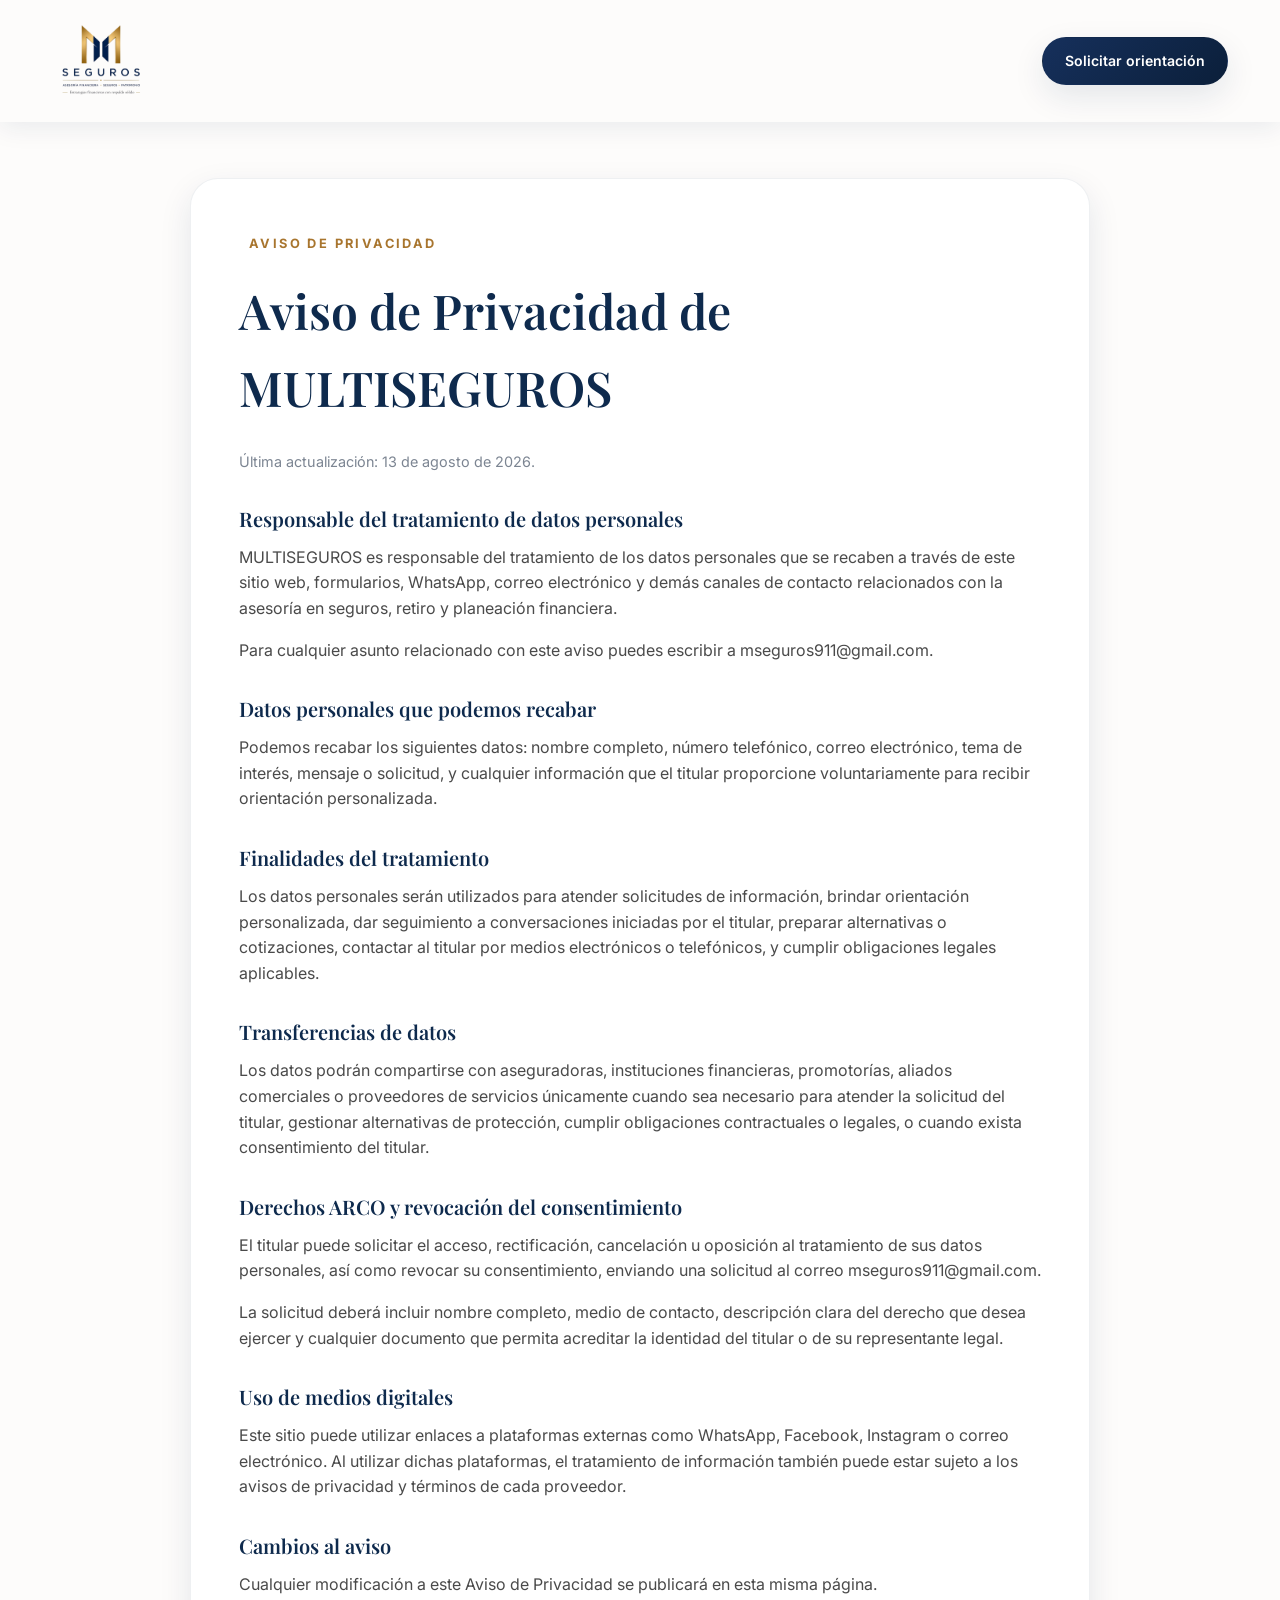
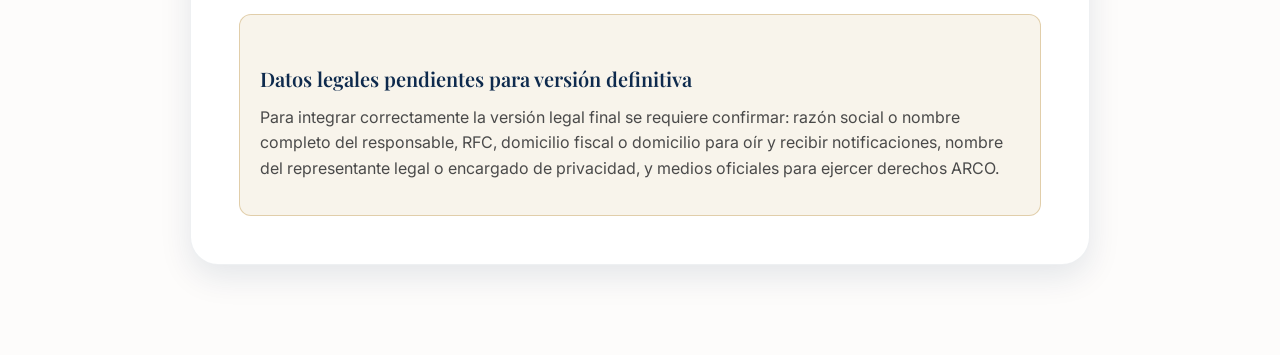
<file: aviso-de-privacidad.html>
<!DOCTYPE html>
<html lang="es-MX">
<head>
<meta charset="UTF-8">
<meta name="viewport" content="width=device-width, initial-scale=1.0">
<title>Aviso de Privacidad | MULTISEGUROS</title>
<meta name="description" content="Aviso de Privacidad de MULTISEGUROS para el tratamiento de datos personales recabados a través del sitio web y canales de contacto.">
<meta name="theme-color" content="#0E2A4D">
<link rel="canonical" href="https://segurosmseguros.vercel.app/aviso-de-privacidad.html">
<link rel="icon" type="image/png" href="assets/img/logo.png">
<link rel="apple-touch-icon" href="assets/img/logo.png">
<link rel="preconnect" href="https://fonts.googleapis.com">
<link rel="preconnect" href="https://fonts.gstatic.com" crossorigin>
<link href="https://fonts.googleapis.com/css2?family=Playfair+Display:wght@400;500;600;700&family=Inter:wght@400;500;600;700;800&display=swap" rel="stylesheet">
<link rel="stylesheet" href="assets/css/style.css">
</head>
<body class="is-loaded">
<header class="site-header scrolled">
  <div class="container header-inner">
    <a href="index.html#inicio" class="brand" aria-label="MULTISEGUROS - Inicio">
      <img src="assets/img/logo.png" alt="MULTISEGUROS" class="brand-logo">
    </a>
    <a href="index.html#hablemos" class="btn btn-primary btn-sm">Solicitar orientación</a>
  </div>
</header>

<main class="privacy-main">
  <div class="container">
    <article class="privacy-shell">
      <p class="eyebrow">Aviso de Privacidad</p>
      <h1>Aviso de Privacidad de MULTISEGUROS</h1>
      <p class="privacy-meta">Última actualización: 13 de agosto de 2026.</p>

      <h2>Responsable del tratamiento de datos personales</h2>
      <p>MULTISEGUROS es responsable del tratamiento de los datos personales que se recaben a través de este sitio web, formularios, WhatsApp, correo electrónico y demás canales de contacto relacionados con la asesoría en seguros, retiro y planeación financiera.</p>
      <p>Para cualquier asunto relacionado con este aviso puedes escribir a <a href="mailto:mseguros911@gmail.com">mseguros911@gmail.com</a>.</p>

      <h2>Datos personales que podemos recabar</h2>
      <p>Podemos recabar los siguientes datos: nombre completo, número telefónico, correo electrónico, tema de interés, mensaje o solicitud, y cualquier información que el titular proporcione voluntariamente para recibir orientación personalizada.</p>

      <h2>Finalidades del tratamiento</h2>
      <p>Los datos personales serán utilizados para atender solicitudes de información, brindar orientación personalizada, dar seguimiento a conversaciones iniciadas por el titular, preparar alternativas o cotizaciones, contactar al titular por medios electrónicos o telefónicos, y cumplir obligaciones legales aplicables.</p>

      <h2>Transferencias de datos</h2>
      <p>Los datos podrán compartirse con aseguradoras, instituciones financieras, promotorías, aliados comerciales o proveedores de servicios únicamente cuando sea necesario para atender la solicitud del titular, gestionar alternativas de protección, cumplir obligaciones contractuales o legales, o cuando exista consentimiento del titular.</p>

      <h2>Derechos ARCO y revocación del consentimiento</h2>
      <p>El titular puede solicitar el acceso, rectificación, cancelación u oposición al tratamiento de sus datos personales, así como revocar su consentimiento, enviando una solicitud al correo <a href="mailto:mseguros911@gmail.com">mseguros911@gmail.com</a>.</p>
      <p>La solicitud deberá incluir nombre completo, medio de contacto, descripción clara del derecho que desea ejercer y cualquier documento que permita acreditar la identidad del titular o de su representante legal.</p>

      <h2>Uso de medios digitales</h2>
      <p>Este sitio puede utilizar enlaces a plataformas externas como WhatsApp, Facebook, Instagram o correo electrónico. Al utilizar dichas plataformas, el tratamiento de información también puede estar sujeto a los avisos de privacidad y términos de cada proveedor.</p>

      <h2>Cambios al aviso</h2>
      <p>Cualquier modificación a este Aviso de Privacidad se publicará en esta misma página.</p>

      <div class="privacy-pending">
        <h2>Datos legales pendientes para versión definitiva</h2>
        <p>Para integrar correctamente la versión legal final se requiere confirmar: razón social o nombre completo del responsable, RFC, domicilio fiscal o domicilio para oír y recibir notificaciones, nombre del representante legal o encargado de privacidad, y medios oficiales para ejercer derechos ARCO.</p>
      </div>
    </article>
  </div>
</main>
</body>
</html>
</file>
<file: assets/css/style.css>
/* ==========================================================================
   MULTISEGUROS — Landing Page
   Design system: azul marino + champagne gold, premium / enterprise / minimal
   ========================================================================== */

:root {
  /* Brand palette */
  --navy-900: #0B1F3A;
  --navy: #0E2A4D;
  --navy-700: #16305C;
  --navy-soft: rgba(14, 42, 77, 0.06);
  --navy-soft-2: rgba(14, 42, 77, 0.1);

  --gold-light: #E3C77D;
  --gold: #C6A15B;
  --gold-dark: #A8752E;
  --gold-soft: rgba(198, 161, 91, 0.12);

  --bg: #FDFCFB;
  --bg-alt: #F1F0EE;
  --white: #FFFFFF;

  --text-body: #4A4A4A;
  --text-navy: #0E2A4D;
  --text-muted: #7C8592;

  /* Typography */
  --font-serif: 'Playfair Display', Georgia, serif;
  --font-sans: 'Inter', -apple-system, BlinkMacSystemFont, sans-serif;
  --font-script: 'Alex Brush', cursive;

  /* Elevation */
  --shadow-sm: 0 2px 10px rgba(14, 42, 77, 0.06);
  --shadow-md: 0 12px 32px rgba(14, 42, 77, 0.1);
  --shadow-lg: 0 24px 60px rgba(14, 42, 77, 0.16);
  --shadow-gold: 0 14px 34px rgba(166, 124, 45, 0.28);

  /* Shape */
  --radius-sm: 12px;
  --radius-md: 18px;
  --radius-lg: 28px;
  --radius-full: 999px;

  --ease: cubic-bezier(.22, .61, .36, 1);
  --header-h: 122px;
}

/* ===================== Reset ===================== */
*, *::before, *::after { box-sizing: border-box; }
html { scroll-behavior: smooth; }
body {
  margin: 0;
  background: var(--bg);
  color: var(--text-body);
  font-family: var(--font-sans);
  font-size: 16px;
  line-height: 1.6;
  -webkit-font-smoothing: antialiased;
  overflow-x: hidden;
  overflow-wrap: break-word;
  word-break: break-word;
}
img { max-width: 100%; display: block; }
[hidden] { display: none !important; }
a { color: inherit; text-decoration: none; }
ul { list-style: none; margin: 0; padding: 0; }
button { font-family: inherit; }
input, textarea, select { font-family: inherit; font-size: 1rem; }
h1, h2, h3, h4, h5 { font-family: var(--font-serif); color: var(--text-navy); margin: 0 0 .5em; font-weight: 600; }
p { margin: 0 0 1em; }
.container {
  width: 100%;
  max-width: 1240px;
  margin: 0 auto;
  padding: 0 32px;
}
section[id] { scroll-margin-top: var(--header-h); }

.skip-link {
  position: absolute;
  left: -999px;
  top: 0;
  background: var(--navy);
  color: #fff;
  padding: 12px 20px;
  z-index: 10000;
  border-radius: 0 0 8px 0;
}
.skip-link:focus { left: 0; }

.svg-sprite { position: absolute; width: 0; height: 0; overflow: hidden; }
.icon { width: 20px; height: 20px; fill: none; stroke: currentColor; stroke-width: 2.4; stroke-linecap: round; stroke-linejoin: round; flex-shrink: 0; }
.icon-sm { width: 16px; height: 16px; }

/* ===================== Typography helpers ===================== */
.eyebrow {
  display: inline-flex;
  align-items: center;
  gap: 10px;
  font-family: var(--font-sans);
  font-size: .8rem;
  font-weight: 700;
  letter-spacing: 2.4px;
  text-transform: uppercase;
  color: var(--gold-dark);
  margin-bottom: 18px;
}
.eyebrow::before {
  content: '';
  width: 0;
  height: 2px;
  background: linear-gradient(90deg, var(--gold-dark), var(--gold-light));
  transition: width .7s var(--ease) .25s;
}
.eyebrow.in-view::before { width: 30px; }

.section-title { font-size: clamp(2rem, 3.4vw, 3rem); line-height: 1.18; letter-spacing: -.01em; }
.section-title em { font-style: italic; font-weight: 500; color: var(--gold-dark); }
.section-lead { font-size: 1.15rem; color: var(--text-body); max-width: 640px; }
.section-head { max-width: 760px; margin: 0 auto 56px; text-align: center; }
.section-head .eyebrow { justify-content: center; }
.section-head .eyebrow::before { display: none; }
.section-head .section-lead { margin-left: auto; margin-right: auto; }

blockquote { font-family: var(--font-serif); font-style: italic; color: var(--navy-700); font-size: 1.2rem; border-left: 3px solid var(--gold); padding-left: 18px; margin: 24px 0; }

.section { padding: 120px 0; }
.section-alt { background: var(--bg-alt); }

/* ===================== Buttons ===================== */
.btn {
  display: inline-flex;
  align-items: center;
  justify-content: center;
  gap: 10px;
  padding: 17px 30px;
  border-radius: var(--radius-full);
  font-weight: 600;
  font-size: .98rem;
  border: 1px solid transparent;
  cursor: pointer;
  transition: transform .3s var(--ease), box-shadow .3s var(--ease), background-color .3s var(--ease), color .3s var(--ease);
  text-align: center;
}
.btn:active { transform: scale(.97); }
.btn-primary {
  background: linear-gradient(135deg, var(--navy-700), var(--navy-900));
  color: #fff;
  box-shadow: var(--shadow-md);
}
.btn-primary:hover { transform: translateY(-3px) scale(1.015); box-shadow: 0 20px 40px rgba(11,31,58,.28); }
.btn-outline {
  background: transparent;
  border-color: var(--gold);
  color: var(--navy);
}
.btn-outline:hover { background: var(--gold-soft); transform: translateY(-3px) scale(1.015); box-shadow: var(--shadow-gold); }
.btn-sm { padding: 12px 22px; font-size: .88rem; }
.btn-block { width: 100%; }

/* ===================== Loading screen ===================== */
#loading-screen {
  position: fixed;
  inset: 0;
  z-index: 9999;
  background: var(--bg);
  display: flex;
  align-items: center;
  justify-content: center;
  transition: opacity .7s var(--ease), visibility .7s var(--ease);
}
body.is-loaded #loading-screen { opacity: 0; visibility: hidden; pointer-events: none; }
.loader { position: relative; width: 130px; height: 130px; display: flex; align-items: center; justify-content: center; }
.loader-ring {
  position: absolute; inset: 0; width: 100%; height: 100%;
  animation: spin 1.6s linear infinite;
}
.loader-ring circle {
  fill: none;
  stroke: url(#loaderRingGradient);
  stroke-width: 3;
  stroke-linecap: round;
  stroke-dasharray: 240;
  stroke-dashoffset: 190;
  opacity: .85;
}
.loader-logo { width: 78px; height: auto; animation: pulseLogo 1.6s ease-in-out infinite; }
@keyframes spin { to { transform: rotate(360deg); } }
@keyframes pulseLogo { 0%, 100% { opacity: .75; transform: scale(.96); } 50% { opacity: 1; transform: scale(1); } }

/* ===================== Header ===================== */
.site-header {
  position: fixed;
  top: 0; left: 0; right: 0;
  z-index: 1000;
  height: var(--header-h);
  display: flex;
  align-items: center;
  background: rgba(253, 252, 251, 0.7);
  backdrop-filter: blur(6px);
  transition: background .35s var(--ease), box-shadow .35s var(--ease);
}
.site-header.scrolled {
  background: rgba(253, 252, 251, 0.92);
  box-shadow: 0 6px 24px rgba(14,42,77,.08);
}
.header-inner { display: flex; align-items: center; justify-content: space-between; gap: 24px; }
.brand { display: flex; align-items: center; flex-shrink: 0; }
.brand-logo { height: 98px; width: auto; transition: opacity .35s var(--ease); }

.header-actions { display: flex; align-items: center; gap: 20px; }

.social-icons { display: flex; align-items: center; gap: 10px; }
.social-btn {
  display: flex; align-items: center; justify-content: center;
  width: 42px; height: 42px;
  border-radius: 50%;
  background: var(--navy-soft);
  color: var(--navy);
  border: 1px solid rgba(14,42,77,.1);
  transition: all .3s var(--ease);
}
.social-btn:hover { background: var(--navy); color: #fff; transform: translateY(-3px); box-shadow: var(--shadow-md); }
.social-btn--brand { background: #fff; color: inherit; }
.social-btn--brand .icon { width: 22px; height: 22px; fill: none; stroke: none; }
.social-btn--brand:hover { background: #fff; }

.main-nav ul { display: flex; align-items: center; gap: 40px; }
.nav-link {
  position: relative;
  font-size: 1.12rem;
  font-weight: 600;
  color: var(--navy);
  padding: 8px 0;
  letter-spacing: .1px;
  transition: color .25s var(--ease);
}
.nav-link::after {
  content: '';
  position: absolute;
  left: 0; bottom: 0;
  width: 100%; height: 2px;
  background: linear-gradient(90deg, var(--gold-dark), var(--gold-light));
  transform: scaleX(0);
  transform-origin: left;
  transition: transform .35s var(--ease);
}
.nav-link:hover { color: var(--gold-dark); }
.nav-link:hover::after, .nav-link.active::after { transform: scaleX(1); }
.nav-link.active { color: var(--gold-dark); }

.nav-cta { flex-shrink: 0; }
.menu-toggle {
  display: none;
  background: none;
  border: none;
  cursor: pointer;
  color: var(--navy);
  padding: 8px;
  position: relative;
  width: 44px; height: 44px;
  align-items: center;
  justify-content: center;
}
.menu-toggle .icon { position: absolute; transition: opacity .25s var(--ease), transform .25s var(--ease); width: 26px; height: 26px; }
.menu-toggle .icon-close { opacity: 0; transform: rotate(-90deg); }
.menu-toggle[aria-expanded="true"] .icon-open { opacity: 0; transform: rotate(90deg); }
.menu-toggle[aria-expanded="true"] .icon-close { opacity: 1; transform: rotate(0); }

/* ===================== Hero ===================== */
.hero {
  position: relative;
  min-height: 100vh;
  display: flex;
  align-items: center;
  padding: calc(var(--header-h) + 48px) 0 100px;
  overflow: hidden;
  background: linear-gradient(180deg, #FFFFFF 0%, var(--bg) 60%);
}
.hero-bg-fx { position: absolute; inset: 0; z-index: 0; pointer-events: none; }
.blob { position: absolute; border-radius: 50%; filter: blur(60px); opacity: .35; }
.blob-1 { width: 520px; height: 520px; top: -160px; right: -120px; background: radial-gradient(circle, var(--gold-light), transparent 70%); animation: floatBlob 16s ease-in-out infinite; }
.blob-2 { width: 420px; height: 420px; bottom: -140px; left: -100px; background: radial-gradient(circle, var(--navy-soft-2), transparent 70%); animation: floatBlob 20s ease-in-out infinite reverse; }
@keyframes floatBlob { 0%, 100% { transform: translate(0,0) scale(1); } 50% { transform: translate(30px,-20px) scale(1.06); } }

.particles span {
  position: absolute;
  bottom: 0;
  width: 6px; height: 6px;
  border-radius: 50%;
  opacity: .5;
  animation: floatUp 14s linear infinite;
}
.particles span.p-gold { background: var(--gold); box-shadow: 0 0 8px 1px rgba(198,161,91,.7); }
.particles span.p-white { background: #fff; box-shadow: 0 0 8px 1px rgba(255,255,255,.9); }
.particles span:nth-child(1) { left: 4%; animation-delay: 0s; animation-duration: 12s; }
.particles span:nth-child(2) { left: 11%; animation-delay: 2.4s; animation-duration: 16s; width: 4px; height: 4px; }
.particles span:nth-child(3) { left: 19%; animation-delay: 4.2s; animation-duration: 13s; }
.particles span:nth-child(4) { left: 27%; animation-delay: 1.1s; animation-duration: 18s; width: 8px; height: 8px; }
.particles span:nth-child(5) { left: 35%; animation-delay: 6.3s; animation-duration: 15s; width: 5px; height: 5px; }
.particles span:nth-child(6) { left: 44%; animation-delay: 3.5s; animation-duration: 17s; }
.particles span:nth-child(7) { left: 52%; animation-delay: 5.6s; animation-duration: 12s; width: 4px; height: 4px; }
.particles span:nth-child(8) { left: 60%; animation-delay: 7.2s; animation-duration: 19s; width: 7px; height: 7px; }
.particles span:nth-child(9) { left: 68%; animation-delay: 0.8s; animation-duration: 14s; width: 5px; height: 5px; }
.particles span:nth-child(10) { left: 76%; animation-delay: 4.8s; animation-duration: 16.5s; width: 4px; height: 4px; }
.particles span:nth-child(11) { left: 83%; animation-delay: 2.9s; animation-duration: 13.5s; width: 7px; height: 7px; }
.particles span:nth-child(12) { left: 90%; animation-delay: 6.7s; animation-duration: 18.5s; width: 5px; height: 5px; }
.particles span:nth-child(13) { left: 95%; animation-delay: 1.6s; animation-duration: 15.5s; width: 4px; height: 4px; }
.particles span:nth-child(14) { left: 99%; animation-delay: 5.1s; animation-duration: 17.5s; width: 6px; height: 6px; }
@keyframes floatUp {
  0% { transform: translateY(0) translateX(0) scale(.8); opacity: 0; }
  10% { opacity: .8; }
  50% { transform: translateY(-45vh) translateX(-10px) scale(1.15); }
  90% { opacity: .4; }
  100% { transform: translateY(-90vh) translateX(20px) scale(.8); opacity: 0; }
}

.hero-grid { position: relative; z-index: 1; display: grid; grid-template-columns: 1.05fr .95fr; gap: 60px; align-items: center; }
.hero-title { font-size: clamp(2.4rem, 4.6vw, 4.1rem); line-height: 1.14; letter-spacing: -.01em; margin-bottom: 22px; }

/* Word-stagger reveal for major headlines */
.split-line { display: inline-block; overflow: hidden; vertical-align: top; padding-bottom: .12em; margin-bottom: -.12em; }
.split-line > span {
  display: inline-block;
  transform: translateY(115%);
  transition: transform .85s var(--ease);
  transition-delay: calc(var(--i, 0) * 55ms);
}
.split-title.in-view .split-line > span { transform: translateY(0); }

.cycle-word-line { display: inline-block; }
.cycle-word {
  display: inline-block;
  min-height: 1em;
  background: linear-gradient(90deg, var(--gold-dark), var(--gold-light), var(--gold), var(--gold-dark));
  background-size: 300% 100%;
  -webkit-background-clip: text;
  background-clip: text;
  color: transparent;
  animation: goldShift 5s ease-in-out infinite;
  font-style: italic;
}
.cycle-word::after {
  content: none;
}
@keyframes goldShift { 0%, 100% { background-position: 0% 50%; } 50% { background-position: 100% 50%; } }

.hero-subtext { font-size: 1.2rem; max-width: 520px; color: var(--text-body); }
.hero-firma { width: 340px; height: auto; margin: 10px 0 30px; }
.hero-actions { display: flex; flex-wrap: wrap; gap: 18px; }

.hero-media { position: relative; }
.hero-photo {
  width: 100%;
  aspect-ratio: 4 / 4.6;
  border-radius: var(--radius-lg);
  background-size: cover;
  background-position: center;
  box-shadow: var(--shadow-lg);
  position: relative;
}
.hero-photo-frame {
  position: absolute;
  top: 24px; left: 24px;
  width: 100%; height: 100%;
  border: 1.5px solid var(--gold);
  border-radius: var(--radius-lg);
  z-index: -1;
}

.scroll-cue {
  position: absolute;
  bottom: 36px;
  left: 50%;
  transform: translateX(-50%);
  display: flex;
  flex-direction: column;
  align-items: center;
  gap: 6px;
  font-size: .82rem;
  font-weight: 500;
  color: var(--navy-700);
  z-index: 2;
  animation: bounceCue 2.4s ease-in-out infinite;
}
.scroll-cue .icon { color: var(--gold-dark); }
@keyframes bounceCue { 0%, 100% { transform: translate(-50%, 0); } 50% { transform: translate(-50%, 8px); } }

/* ===================== Trust strip ===================== */
.trust-strip { padding: 56px 0; text-align: center; border-bottom: 1px solid rgba(14,42,77,.06); }
.trust-title { font-size: .95rem; font-weight: 600; color: var(--text-muted); margin-bottom: 26px; letter-spacing: .2px; }
.trust-logos { display: flex; flex-wrap: wrap; justify-content: center; gap: 14px 44px; margin-bottom: 20px; }
.trust-logos li { font-family: var(--font-serif); font-size: 1.15rem; font-weight: 600; color: var(--navy-700); opacity: .7; letter-spacing: .3px; transition: opacity .3s var(--ease); }
.trust-logos li:hover { opacity: 1; color: var(--gold-dark); }
.trust-disclaimer { font-size: .74rem; color: var(--text-muted); max-width: 720px; margin: 0 auto; line-height: 1.6; }

/* ===================== Nuestra esencia ===================== */
.esencia-grid { display: grid; grid-template-columns: 1.15fr .85fr; gap: 70px; margin-bottom: 90px; }
.esencia-photo { width: 100%; aspect-ratio: 16/10; border-radius: var(--radius-md); background-size: cover; background-position: center; box-shadow: var(--shadow-md); margin: 28px 0; }
.esencia-pillars { display: flex; flex-direction: column; gap: 28px; justify-content: center; }
.pillar-card { background: var(--white); border: 1px solid rgba(14,42,77,.07); border-radius: var(--radius-md); padding: 30px 32px; box-shadow: var(--shadow-sm); transition: transform .35s var(--ease), box-shadow .35s var(--ease); }
.pillar-card:hover { transform: translateY(-6px); box-shadow: var(--shadow-md); }
.pillar-icon, .value-icon {
  display: inline-flex; align-items: center; justify-content: center;
  width: 54px; height: 54px; border-radius: 50%;
  background: var(--gold-soft); color: var(--gold-dark);
  margin-bottom: 16px;
}
.pillar-icon--sm { width: 44px; height: 44px; flex-shrink: 0; }
.pillar-card h3, .value-card h4 { font-size: 1.2rem; margin-bottom: 8px; }
.pillar-card p, .value-card p { font-size: .96rem; margin-bottom: 0; }

.values-grid { display: grid; grid-template-columns: repeat(5, 1fr); gap: 22px; }
.value-card { background: var(--white); border: 1px solid rgba(14,42,77,.07); border-radius: var(--radius-md); padding: 30px 24px; text-align: center; box-shadow: var(--shadow-sm); transition: transform .35s var(--ease), box-shadow .35s var(--ease); }
.value-card:hover { transform: translateY(-6px); box-shadow: var(--shadow-md); }
.value-card .value-icon { margin-left: auto; margin-right: auto; }
.value-card h4 { font-size: 1.05rem; }
.value-card p { font-size: .88rem; color: var(--text-muted); }

/* ===================== Experiencia ===================== */
.experience-band { padding: 72px 0; background: var(--white); border-top: 1px solid rgba(14,42,77,.06); border-bottom: 1px solid rgba(14,42,77,.06); }
.experience-inner { max-width: 880px; margin: 0 auto; text-align: center; }
.experience-inner .eyebrow { justify-content: center; margin-bottom: 14px; }
.experience-inner .eyebrow::before { display: none; }
.experience-inner h2 { font-size: clamp(1.55rem, 2.4vw, 2.15rem); line-height: 1.25; margin-bottom: 18px; }
.experience-inner p { max-width: 760px; margin-left: auto; margin-right: auto; }
.experience-inner p:last-child { margin-bottom: 0; color: var(--navy-700); font-weight: 600; }

/* ===================== Qué quieres proteger ===================== */
.protect-grid { display: grid; grid-template-columns: repeat(3, 1fr); gap: 26px; margin-bottom: 50px; }
.protect-card {
  background: var(--white);
  border: 1px solid rgba(14,42,77,.07);
  border-radius: var(--radius-md);
  overflow: hidden;
  text-align: left;
  cursor: pointer;
  padding: 0 0 28px;
  box-shadow: var(--shadow-sm);
  transition: transform .4s var(--ease), box-shadow .4s var(--ease);
  display: flex; flex-direction: column;
}
.protect-card:hover { transform: translateY(-8px); box-shadow: var(--shadow-lg); }
.protect-photo { width: 100%; aspect-ratio: 16/11; background-size: cover; background-position: center; position: relative; transition: transform .5s var(--ease); }
.protect-card:hover .protect-photo { transform: scale(1.04); }
.protect-icon {
  display: flex; align-items: center; justify-content: center;
  width: 58px; height: 58px; border-radius: 50%;
  background: var(--white); color: var(--gold-dark);
  box-shadow: var(--shadow-md);
  margin: -29px auto 18px;
  position: relative;
  border: 1px solid var(--gold-soft);
}
.protect-card h3 { font-size: 1.65rem; font-weight: 700; letter-spacing: .01em; text-align: center; margin-bottom: 10px; transition: color .3s var(--ease); }
.protect-card:hover h3 { color: var(--gold-dark); }
.protect-card p { font-size: .92rem; text-align: center; padding: 0 26px; color: var(--text-body); margin-bottom: 14px; }
.protect-link { display: flex; align-items: center; justify-content: center; gap: 6px; font-size: .86rem; font-weight: 600; color: var(--gold-dark); padding: 0 26px; transition: gap .3s var(--ease); }
.protect-card:hover .protect-link { gap: 10px; }

.protect-footer { text-align: center; }
.protect-closing { font-family: var(--font-serif); font-size: 1.3rem; color: var(--navy); margin-bottom: 14px; }
.protect-coverage { display: inline-flex; align-items: center; gap: 8px; color: var(--gold-dark); font-weight: 600; font-size: .92rem; }

/* ===================== Stats parallax banner ===================== */
.stats-banner { position: relative; padding: 130px 0; background-position: center; background-size: cover; }
.stats-overlay { position: absolute; inset: 0; background: linear-gradient(160deg, rgba(11,31,58,.92), rgba(14,42,77,.82)); }
.stats-content { position: relative; z-index: 1; max-width: 780px; margin: 0 auto; text-align: center; color: #fff; }
.stats-figure { font-family: var(--font-serif); font-size: clamp(3.6rem, 9vw, 6.2rem); color: var(--gold-light); font-weight: 700; line-height: 1; margin-bottom: 10px; }
.stats-figure span { font-size: .4em; color: rgba(255,255,255,.7); }
.stats-text { font-size: 1.15rem; color: rgba(255,255,255,.92); margin-bottom: 26px; }
.stats-quote { font-family: var(--font-serif); font-style: italic; font-size: 1.4rem; color: #fff; margin-bottom: 16px; }
.stats-source { font-size: .78rem; color: rgba(255,255,255,.55); margin-bottom: 0; }

/* ===================== Aprende ===================== */
.learn-pillars { display: grid; grid-template-columns: repeat(3, 1fr); gap: 26px; margin-bottom: 60px; }
.learn-pillar { text-align: center; padding: 10px 20px; }
.learn-pillar h3 { font-size: 1.15rem; }
.learn-pillar p { font-size: .9rem; color: var(--text-muted); }

.learn-toolbar { display: flex; flex-wrap: wrap; align-items: center; justify-content: space-between; gap: 20px; margin-bottom: 38px; }
.learn-filters { display: flex; flex-wrap: wrap; gap: 10px; }
.filter-btn {
  background: var(--white);
  border: 1px solid rgba(14,42,77,.12);
  color: var(--navy);
  padding: 11px 22px;
  border-radius: var(--radius-full);
  font-size: .88rem;
  font-weight: 600;
  cursor: pointer;
  transition: all .3s var(--ease);
}
.filter-btn:hover { border-color: var(--gold); color: var(--gold-dark); }
.filter-btn.active { background: var(--navy); border-color: var(--navy); color: #fff; }

.learn-search { display: flex; align-items: center; gap: 10px; background: var(--white); border: 1px solid rgba(14,42,77,.12); border-radius: var(--radius-full); padding: 11px 20px; min-width: 240px; color: var(--text-muted); }
.learn-search input { border: none; outline: none; background: transparent; width: 100%; color: var(--text-navy); }

.learn-grid { display: grid; grid-template-columns: repeat(4, 1fr); gap: 24px; margin-bottom: 44px; }
.content-card { background: var(--white); border-radius: var(--radius-md); overflow: hidden; border: 1px solid rgba(14,42,77,.07); box-shadow: var(--shadow-sm); transition: transform .35s var(--ease), box-shadow .35s var(--ease); }
.content-card.is-hidden-filter { display: none; }
.content-card:hover { transform: translateY(-6px); box-shadow: var(--shadow-md); }
.content-photo { position: relative; width: 100%; aspect-ratio: 16/11; background-size: cover; background-position: center; }
.content-tag { position: absolute; top: 12px; left: 12px; background: var(--navy); color: #fff; font-size: .7rem; font-weight: 700; text-transform: uppercase; letter-spacing: .5px; padding: 6px 12px; border-radius: var(--radius-full); }
.content-badge { position: absolute; top: 10px; right: 10px; width: 34px; height: 34px; border-radius: 50%; background: rgba(255,255,255,.92); color: var(--gold-dark); display: flex; align-items: center; justify-content: center; }
.content-body { padding: 20px 22px 24px; }
.content-body h3 { font-size: 1.02rem; line-height: 1.35; margin-bottom: 8px; }
.content-body p { font-size: .86rem; color: var(--text-muted); margin-bottom: 14px; }
.content-date { display: inline-flex; align-items: center; gap: 6px; font-size: .78rem; color: var(--gold-dark); font-weight: 600; }

.learn-empty { text-align: center; color: var(--text-muted); padding: 30px 0; }
.learn-more { text-align: center; margin-bottom: 70px; }

.learn-banner { display: flex; align-items: center; gap: 34px; background: var(--white); border-radius: var(--radius-lg); padding: 38px 44px; box-shadow: var(--shadow-sm); border: 1px solid rgba(14,42,77,.06); flex-wrap: wrap; }
.learn-banner-item { display: flex; align-items: center; gap: 18px; flex: 1; min-width: 240px; }
.learn-banner-item p { font-size: .92rem; margin-bottom: 0; }

/* ===================== FAQ ===================== */
.faq-section { background: var(--bg); }
.faq-list { max-width: 860px; margin: 0 auto; display: grid; gap: 14px; }
.faq-list details {
  background: var(--white);
  border: 1px solid rgba(14,42,77,.08);
  border-radius: var(--radius-sm);
  box-shadow: var(--shadow-sm);
  overflow: hidden;
}
.faq-list summary {
  cursor: pointer;
  padding: 18px 22px;
  color: var(--navy);
  font-weight: 700;
  list-style: none;
  display: flex;
  align-items: center;
  justify-content: space-between;
  gap: 18px;
}
.faq-list summary::-webkit-details-marker { display: none; }
.faq-list summary::after {
  content: '+';
  color: var(--gold-dark);
  font-size: 1.35rem;
  line-height: 1;
  flex-shrink: 0;
}
.faq-list details[open] summary::after { content: '-'; }
.faq-list p { padding: 0 22px 20px; margin-bottom: 0; color: var(--text-muted); }

/* ===================== Hablemos / Contact ===================== */
.contact-grid { display: grid; grid-template-columns: 1fr 1fr; gap: 70px; align-items: start; }
.availability-note {
  color: var(--navy-700);
  font-weight: 600;
  border-left: 3px solid var(--gold);
  padding-left: 16px;
  margin: 18px 0 22px;
}
.contact-social { display: flex; flex-wrap: wrap; gap: 12px; margin: 0 0 26px; }
.social-link {
  display: inline-flex;
  align-items: center;
  gap: 9px;
  padding: 9px 14px;
  border: 1px solid rgba(14,42,77,.1);
  border-radius: var(--radius-full);
  background: var(--white);
  color: var(--navy);
  font-size: .88rem;
  font-weight: 700;
  box-shadow: var(--shadow-sm);
  transition: transform .3s var(--ease), box-shadow .3s var(--ease);
}
.social-link .icon { width: 22px; height: 22px; fill: none; stroke: none; }
.social-link:hover { transform: translateY(-3px); box-shadow: var(--shadow-md); }
.contact-photo { width: 100%; aspect-ratio: 16/11; border-radius: var(--radius-md); background-size: cover; background-position: center; box-shadow: var(--shadow-md); margin: 26px 0; }
.contact-benefits { display: flex; flex-direction: column; gap: 22px; margin-top: 10px; }
.contact-benefit { display: flex; align-items: flex-start; gap: 16px; }
.contact-benefit .value-icon { margin-bottom: 0; flex-shrink: 0; width: 46px; height: 46px; }
.contact-benefit h4 { font-size: 1.02rem; margin-bottom: 4px; }
.contact-benefit p { font-size: .88rem; color: var(--text-muted); margin-bottom: 0; }

.contact-form-wrap { position: sticky; top: 120px; }
.contact-form { background: var(--white); border-radius: var(--radius-lg); padding: 44px; box-shadow: var(--shadow-lg); border: 1px solid rgba(14,42,77,.06); }
.contact-form h3 { font-size: 1.4rem; margin-bottom: 26px; }
.form-field { margin-bottom: 20px; }
.form-field label { display: block; font-size: .86rem; font-weight: 600; color: var(--navy); margin-bottom: 8px; }
.form-field input, .form-field select, .form-field textarea {
  width: 100%;
  border: 1px solid rgba(14,42,77,.15);
  border-radius: var(--radius-sm);
  padding: 14px 16px;
  color: var(--text-navy);
  background: var(--bg);
  transition: border-color .25s var(--ease), box-shadow .25s var(--ease);
  outline: none;
}
.form-field input:focus, .form-field select:focus, .form-field textarea:focus {
  border-color: var(--gold);
  box-shadow: 0 0 0 4px var(--gold-soft);
}
.form-field textarea { resize: vertical; min-height: 100px; }
.form-field select { appearance: none; background-image: url("data:image/svg+xml,%3Csvg xmlns='http://www.w3.org/2000/svg' viewBox='0 0 24 24' fill='none' stroke='%23A8752E' stroke-width='2.4' stroke-linecap='round' stroke-linejoin='round'%3E%3Cpath d='M6 9l6 6 6-6'/%3E%3C/svg%3E"); background-repeat: no-repeat; background-position: right 16px center; background-size: 18px; }

.form-checkbox { display: flex; align-items: flex-start; gap: 10px; font-size: .85rem; color: var(--text-muted); margin-bottom: 24px; cursor: pointer; }
.form-checkbox input { margin-top: 3px; accent-color: var(--gold-dark); width: 16px; height: 16px; flex-shrink: 0; }
.form-checkbox a { color: var(--gold-dark); font-weight: 600; text-decoration: underline; }

.form-note { display: flex; align-items: center; gap: 8px; font-size: .78rem; color: var(--text-muted); margin: 16px 0 0; text-align: left; }
.form-success {
  display: flex; align-items: center; gap: 14px;
  background: var(--gold-soft); border: 1px solid var(--gold);
  border-radius: var(--radius-sm); padding: 18px 20px; margin-top: 20px;
  color: var(--navy-700);
}
.form-success .icon { color: var(--gold-dark); width: 28px; height: 28px; flex-shrink: 0; }
.form-success p { margin-bottom: 0; font-size: .9rem; font-weight: 500; }

.field-error { border-color: #C0455A !important; }

/* ===================== Footer ===================== */
.site-footer { background: var(--navy-900); color: rgba(255,255,255,.85); padding: 60px 0 30px; }
.footer-strip { display: grid; grid-template-columns: repeat(5, 1fr); gap: 24px; padding-bottom: 40px; border-bottom: 1px solid rgba(255,255,255,.12); }
.footer-item { display: flex; align-items: flex-start; gap: 14px; }
.footer-item .value-icon { background: rgba(198,161,91,.15); color: var(--gold-light); margin-bottom: 0; flex-shrink: 0; width: 46px; height: 46px; }
.footer-item h5 { color: #fff; font-family: var(--font-sans); font-size: .82rem; text-transform: uppercase; letter-spacing: .6px; margin-bottom: 4px; font-weight: 700; }
.footer-item p, .footer-item a, .footer-item span { font-size: .92rem; color: rgba(255,255,255,.75); }
.footer-item a:hover { color: var(--gold-light); }
.footer-social-icons { display: grid; gap: 7px; }
.footer-social-icons a { display: inline-flex; align-items: center; gap: 8px; }
.footer-social-icons .icon { width: 18px; height: 18px; fill: none; stroke: none; }

.footer-bottom { display: flex; align-items: center; gap: 18px; padding-top: 26px; flex-wrap: wrap; }
.footer-logo { height: 40px; width: auto; filter: brightness(0) invert(1) opacity(.9); }
.footer-bottom p { font-size: .82rem; color: rgba(255,255,255,.55); margin-bottom: 0; }
.footer-privacy { margin-left: auto; color: var(--gold-light); font-size: .82rem; font-weight: 700; text-decoration: underline; text-underline-offset: 3px; }

/* ===================== Privacy page ===================== */
.privacy-main { padding: calc(var(--header-h) + 56px) 0 90px; background: var(--bg); min-height: 100vh; }
.privacy-shell { max-width: 900px; margin: 0 auto; background: var(--white); border: 1px solid rgba(14,42,77,.07); border-radius: var(--radius-lg); box-shadow: var(--shadow-md); padding: 48px; }
.privacy-shell h1 { font-size: clamp(2rem, 4vw, 3rem); }
.privacy-shell h2 { font-size: 1.25rem; margin-top: 30px; }
.privacy-shell ul { list-style: disc; padding-left: 20px; margin: 0 0 1em; }
.privacy-shell li { margin-bottom: 8px; }
.privacy-meta { color: var(--text-muted); font-size: .9rem; }
.privacy-pending { background: var(--gold-soft); border: 1px solid rgba(198,161,91,.45); border-radius: var(--radius-sm); padding: 18px 20px; }

/* ===================== Floating WhatsApp ===================== */
.whatsapp-float {
  position: fixed;
  right: 26px; bottom: 26px;
  width: 62px; height: 62px;
  border-radius: 50%;
  background: linear-gradient(135deg, var(--gold-light), var(--gold-dark));
  color: #fff;
  display: flex; align-items: center; justify-content: center;
  box-shadow: var(--shadow-gold);
  z-index: 900;
  transition: transform .3s var(--ease), box-shadow .3s var(--ease);
}
.whatsapp-float .icon { width: 30px; height: 30px; position: relative; z-index: 1; }
.whatsapp-float:hover { transform: scale(1.08); box-shadow: 0 18px 42px rgba(166,124,45,.4); }
.whatsapp-pulse { position: absolute; inset: 0; border-radius: 50%; background: var(--gold); animation: pulseRing 2.4s ease-out infinite; }
@keyframes pulseRing { 0% { transform: scale(1); opacity: .55; } 100% { transform: scale(1.9); opacity: 0; } }
body.hide-whatsapp-float .whatsapp-float { opacity: 0; pointer-events: none; transform: scale(.9); }

/* ===================== Stable image backgrounds ===================== */
.parallax-img { background-attachment: scroll; }

/* ===================== Scroll reveal ===================== */
.reveal { opacity: 0; transform: translateY(28px); transition: opacity .8s var(--ease), transform .8s var(--ease); }
.reveal.in-view { opacity: 1; transform: translateY(0); }
.esencia-pillars .pillar-card:nth-child(2) { transition-delay: .08s; }
.esencia-pillars .pillar-card:nth-child(3) { transition-delay: .16s; }
.values-grid .value-card:nth-child(2) { transition-delay: .06s; }
.values-grid .value-card:nth-child(3) { transition-delay: .12s; }
.values-grid .value-card:nth-child(4) { transition-delay: .18s; }
.values-grid .value-card:nth-child(5) { transition-delay: .24s; }
.protect-grid .protect-card:nth-child(2) { transition-delay: .06s; }
.protect-grid .protect-card:nth-child(3) { transition-delay: .12s; }
.protect-grid .protect-card:nth-child(5) { transition-delay: .06s; }
.protect-grid .protect-card:nth-child(6) { transition-delay: .12s; }

/* ===================== Card-internal choreography (icon -> title -> text) ===================== */
.pillar-card .pillar-icon, .value-card .value-icon,
.learn-pillars .learn-pillar .pillar-icon,
.contact-benefits .contact-benefit .value-icon,
.protect-card .protect-icon {
  opacity: 0;
  transform: scale(.5) rotate(-8deg);
  transition: opacity .55s var(--ease) .08s, transform .55s var(--ease) .08s;
}
.pillar-card h3, .value-card h4,
.learn-pillars .learn-pillar h3,
.contact-benefits .contact-benefit h4,
.protect-card h3, .content-card h3 {
  opacity: 0;
  transform: translateY(16px);
  transition: opacity .55s var(--ease) .18s, transform .55s var(--ease) .18s;
}
.pillar-card p, .value-card p,
.learn-pillars .learn-pillar p,
.contact-benefits .contact-benefit p,
.protect-card p, .content-card p {
  opacity: 0;
  transform: translateY(16px);
  transition: opacity .55s var(--ease) .28s, transform .55s var(--ease) .28s;
}
.protect-card .protect-link, .content-card .content-date {
  opacity: 0;
  transition: opacity .5s var(--ease) .38s;
}
.pillar-card.in-view .pillar-icon, .value-card.in-view .value-icon,
.learn-pillars.in-view .learn-pillar .pillar-icon,
.contact-benefits.in-view .contact-benefit .value-icon,
.protect-card.in-view .protect-icon,
.pillar-card.in-view h3, .value-card.in-view h4,
.learn-pillars.in-view .learn-pillar h3,
.contact-benefits.in-view .contact-benefit h4,
.protect-card.in-view h3, .content-card.in-view h3,
.pillar-card.in-view p, .value-card.in-view p,
.learn-pillars.in-view .learn-pillar p,
.contact-benefits.in-view .contact-benefit p,
.protect-card.in-view p, .content-card.in-view p,
.protect-card.in-view .protect-link, .content-card.in-view .content-date {
  opacity: 1;
  transform: none;
}

@media (prefers-reduced-motion: reduce) {
  html { scroll-behavior: auto; }
  .reveal, .blob, .particles span, .loader-ring, .loader-logo, .scroll-cue, .whatsapp-pulse, .cycle-word,
  .split-line > span,
  .pillar-icon, .value-icon, .protect-icon, h3, h4, p, .protect-link, .content-date {
    animation: none !important; transition: none !important; opacity: 1 !important; transform: none !important;
  }
  .eyebrow::before { transition: none !important; width: 30px !important; }
}

/* ===================== Responsive ===================== */
@media (max-width: 1100px) {
  .esencia-grid { grid-template-columns: 1fr; gap: 40px; }
  .esencia-pillars { flex-direction: row; flex-wrap: wrap; }
  .esencia-pillars .pillar-card { flex: 1 1 260px; }
  .values-grid { grid-template-columns: repeat(3, 1fr); }
  .protect-grid { grid-template-columns: repeat(2, 1fr); }
  .learn-grid { grid-template-columns: repeat(2, 1fr); }
  .contact-form-wrap { position: static; }
}

@media (max-width: 960px) {
  .main-nav, .nav-cta { display: none; }
  .menu-toggle { display: flex; }

  .main-nav {
    display: flex;
    position: fixed;
    top: var(--header-h); left: 0; right: 0;
    background: var(--bg);
    box-shadow: var(--shadow-md);
    padding: 10px 32px 26px;
    transform: translateY(-12px);
    opacity: 0;
    pointer-events: none;
    transition: transform .3s var(--ease), opacity .3s var(--ease);
  }
  .main-nav.is-open { opacity: 1; transform: translateY(0); pointer-events: auto; }
  .main-nav ul { flex-direction: column; align-items: flex-start; gap: 4px; width: 100%; }
  .main-nav .nav-link { display: block; width: 100%; padding: 14px 4px; border-bottom: 1px solid rgba(14,42,77,.06); }
  .main-nav .nav-cta { display: inline-flex; margin-top: 14px; }
}

@media (max-width: 860px) {
  .hero-grid { grid-template-columns: 1fr; }
  .hero-media { order: -1; max-width: 420px; margin: 0 auto; }
  .hero-copy { text-align: left; }
  .contact-grid { grid-template-columns: 1fr; }
  .learn-pillars { grid-template-columns: 1fr; gap: 14px; }
  .learn-banner { flex-direction: column; align-items: flex-start; }
}

@media (max-width: 640px) {
  .container { padding: 0 20px; }
  .section { padding: 84px 0; }
  :root { --header-h: 92px; }
  .brand-logo { height: 62px; }
  .header-actions { gap: 12px; }
  .social-btn { width: 38px; height: 38px; }
  .hero { padding-top: calc(var(--header-h) + 26px); }
  .hero-actions { flex-direction: column; align-items: stretch; }
  .hero-actions .btn { width: 100%; }
  .values-grid { grid-template-columns: 1fr; }
  .protect-grid { grid-template-columns: 1fr; }
  .learn-grid { grid-template-columns: 1fr; }
  .learn-toolbar { flex-direction: column; align-items: stretch; }
  .learn-filters { justify-content: center; }
  .footer-strip { grid-template-columns: 1fr; }
  .contact-form { padding: 30px 24px; }
  .stats-banner { padding: 90px 0; }
  .esencia-pillars { flex-direction: column; }
  .privacy-shell { padding: 34px 24px; }
  .footer-privacy { margin-left: 0; }
}
</file>
